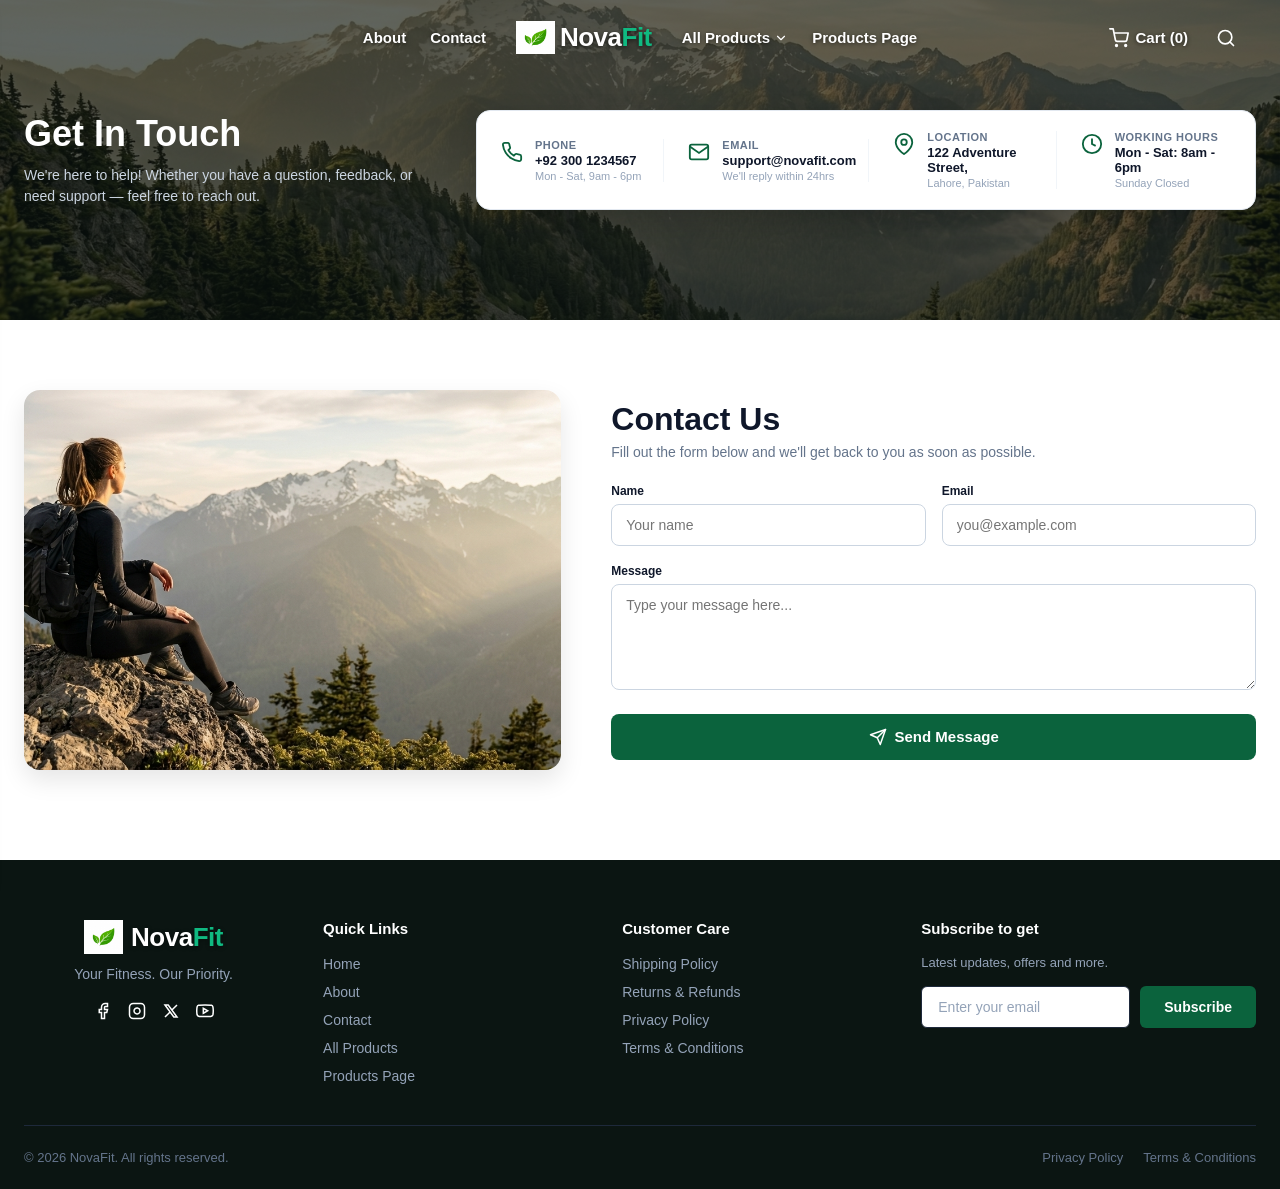
<file: contact.html>
<!DOCTYPE html>
<html lang="en">
<head>
  <meta charset="UTF-8">
  <meta name="viewport" content="width=device-width, initial-scale=1.0">
  <title>Contact Us - NovaFit Activewear</title>
  <link rel="stylesheet" href="style.css">
</head>
<body class="contact-page-body">

  <!-- ================= SECTION 1: NAVBAR (TRANSPARENT INITIAL STATE) ================= -->
  <header class="navbar" id="main-navbar">
    <div class="nav-container">
      
      <!-- Mobile Hamburger Button -->
      <button class="hamburger-btn" id="hamburger-open" aria-label="Open Menu">
        <svg xmlns="http://www.w3.org/2000/svg" width="24" height="24" viewBox="0 0 24 24" fill="none" stroke="currentColor" stroke-width="2" stroke-linecap="round" stroke-linejoin="round">
          <line x1="3" y1="12" x2="21" y2="12"></line>
          <line x1="3" y1="6" x2="21" y2="6"></line>
          <line x1="3" y1="18" x2="21" y2="18"></line>
        </svg>
      </button>

      <!-- CENTER NAV BLOCK -->
      <div class="nav-center-group">
        <nav class="nav-left desktop-only">
          <a href="about.html" class="nav-link">About</a>
          <a href="contact.html" class="nav-link">Contact</a>
        </nav>

        <a href="index.html" class="nav-logo">
          <img src="/images/logo.jpg" alt="NovaFit Leaf Logo" class="logo-icon">
          <span class="logo-text">Nova<span class="logo-highlight">Fit</span></span>
        </a>

        <div class="nav-right-links desktop-only">
          <div class="nav-dropdown-container">
            <a href="products.html" class="nav-link dropdown-trigger">
              All Products
              <svg class="dropdown-chevron" xmlns="http://www.w3.org/2000/svg" width="14" height="14" viewBox="0 0 24 24" fill="none" stroke="currentColor" stroke-width="2" stroke-linecap="round" stroke-linejoin="round">
                <polyline points="6 9 12 15 18 9"></polyline>
              </svg>
            </a>
            
            <div class="nav-dropdown-menu">
              <a href="products.html" class="dropdown-item">Men's Hoodie</a>
              <a href="products.html" class="dropdown-item">Women's Leggings</a>
              <a href="products.html" class="dropdown-item">Running Shoes</a>
              <a href="products.html" class="dropdown-item">Baseball Cap</a>
              <a href="products.html" class="dropdown-item">Gym Track Pant Men's</a>
              <a href="products.html" class="dropdown-item">Men's Sleeveless Gym Tank Top</a>
              <a href="products.html" class="dropdown-item">Gym Water Bottle</a>
              <a href="products.html" class="dropdown-item">Gym Bag</a>
            </div>
          </div>

          <a href="product-detail.html" class="nav-link">Products Page</a>
        </div>
      </div>

      <!-- FAR RIGHT ICONS -->
      <div class="nav-right-icons">
        <a href="#" class="nav-cart" id="cart-btn">
          <svg class="cart-icon" xmlns="http://www.w3.org/2000/svg" width="20" height="20" viewBox="0 0 24 24" fill="none" stroke="currentColor" stroke-width="2" stroke-linecap="round" stroke-linejoin="round">
            <circle cx="9" cy="21" r="1"></circle>
            <circle cx="20" cy="21" r="1"></circle>
            <path d="M1 1h4l2.68 13.39a2 2 0 0 0 2 1.61h9.72a2 2 0 0 0 2-1.61L23 6H6"></path>
          </svg>
          <span id="cart-count-text">Cart (0)</span>
        </a>

        <div class="inline-search-wrapper" id="search-wrapper">
          <input type="text" id="inline-search-input" placeholder="Search page..." autocomplete="off">
          <button type="button" class="search-btn" id="search-toggle-btn" aria-label="Search">
            <svg class="search-icon" xmlns="http://www.w3.org/2000/svg" width="20" height="20" viewBox="0 0 24 24" fill="none" stroke="currentColor" stroke-width="2" stroke-linecap="round" stroke-linejoin="round">
              <circle cx="11" cy="11" r="8"></circle>
              <line x1="21" y1="21" x2="16.65" y2="16.65"></line>
            </svg>
          </button>
          
          <div class="search-dropdown-results" id="search-dropdown"></div>
        </div>
      </div>

    </div>
  </header>

  <!-- MOBILE SIDEBAR -->
  <div class="mobile-overlay" id="mobile-overlay"></div>
  <aside class="mobile-sidebar" id="mobile-sidebar">
    <div class="sidebar-header">
      <a href="index.html" class="nav-logo">
        <img src="/images/logo.jpg" alt="NovaFit Leaf Logo" class="logo-icon">
        <span class="logo-text">Nova<span class="logo-highlight">Fit</span></span>
      </a>
      <button class="close-sidebar-btn" id="hamburger-close" aria-label="Close Menu">
        <svg xmlns="http://www.w3.org/2000/svg" width="24" height="24" viewBox="0 0 24 24" fill="none" stroke="currentColor" stroke-width="2" stroke-linecap="round" stroke-linejoin="round">
          <line x1="18" y1="6" x2="6" y2="18"></line>
          <line x1="6" y1="6" x2="18" y2="18"></line>
        </svg>
      </button>
    </div>

    <nav class="sidebar-links">
      <a href="index.html" class="sidebar-link">Home</a>
      <a href="about.html" class="sidebar-link">About</a>
      <a href="contact.html" class="sidebar-link">Contact</a>
      <a href="products.html" class="sidebar-link">All Products</a>
      <a href="product-detail.html" class="sidebar-link">Products Page</a>
    </nav>
  </aside>

  <!-- ================= SECTION 2: HERO BANNER & FLOATING INFO BOX ================= -->
  <section class="contact-hero-banner">
    <div class="contact-hero-bg">
      <img src="/images/hero1.jpg" alt="Contact Hero Banner">
    </div>

    <div class="contact-hero-container">
      
      <!-- Left Hero Text -->
      <div class="contact-hero-text">
        <h1>Get In Touch</h1>
        <p>We're here to help! Whether you have a question, feedback, or need support — feel free to reach out.</p>
      </div>

      <!-- Right Floating Info Card (4 Columns/Boxes) -->
      <div class="contact-info-card">
        
        <div class="info-box">
          <div class="info-icon">
            <svg xmlns="http://www.w3.org/2000/svg" width="22" height="22" viewBox="0 0 24 24" fill="none" stroke="currentColor" stroke-width="2"><path d="M22 16.92v3a2 2 0 0 1-2.18 2 19.79 19.79 0 0 1-8.63-3.07 19.5 19.5 0 0 1-6-6 19.79 19.79 0 0 1-3.07-8.67A2 2 0 0 1 4.11 2h3a2 2 0 0 1 2 1.72 12.84 12.84 0 0 0 .7 2.81 2 2 0 0 1-.45 2.11L8.09 9.91a16 16 0 0 0 6 6l1.27-1.27a2 2 0 0 1 2.11-.45 12.84 12.84 0 0 0 2.81.7A2 2 0 0 1 22 16.92z"></path></svg>
          </div>
          <div class="info-details">
            <span class="info-label">Phone</span>
            <span class="info-val">+92 300 1234567</span>
            <span class="info-sub">Mon - Sat, 9am - 6pm</span>
          </div>
        </div>

        <div class="info-box">
          <div class="info-icon">
            <svg xmlns="http://www.w3.org/2000/svg" width="22" height="22" viewBox="0 0 24 24" fill="none" stroke="currentColor" stroke-width="2"><path d="M4 4h16c1.1 0 2 .9 2 2v12c0 1.1-.9 2-2 2H4c-1.1 0-2-.9-2-2V6c0-1.1.9-2 2-2z"></path><polyline points="22,6 12,13 2,6"></polyline></svg>
          </div>
          <div class="info-details">
            <span class="info-label">Email</span>
            <span class="info-val">support@novafit.com</span>
            <span class="info-sub">We'll reply within 24hrs</span>
          </div>
        </div>

        <div class="info-box">
          <div class="info-icon">
            <svg xmlns="http://www.w3.org/2000/svg" width="22" height="22" viewBox="0 0 24 24" fill="none" stroke="currentColor" stroke-width="2"><path d="M21 10c0 7-9 13-9 13s-9-6-9-13a9 9 0 0 1 18 0z"></path><circle cx="12" cy="10" r="3"></circle></svg>
          </div>
          <div class="info-details">
            <span class="info-label">Location</span>
            <span class="info-val">122 Adventure Street,</span>
            <span class="info-sub">Lahore, Pakistan</span>
          </div>
        </div>

        <div class="info-box">
          <div class="info-icon">
            <svg xmlns="http://www.w3.org/2000/svg" width="22" height="22" viewBox="0 0 24 24" fill="none" stroke="currentColor" stroke-width="2"><circle cx="12" cy="12" r="10"></circle><polyline points="12 6 12 12 16 14"></polyline></svg>
          </div>
          <div class="info-details">
            <span class="info-label">Working Hours</span>
            <span class="info-val">Mon - Sat: 8am - 6pm</span>
            <span class="info-sub">Sunday Closed</span>
          </div>
        </div>

      </div>

    </div>
  </section>

  <!-- ================= SECTION 3: CONTACT FORM SECTION ================= -->
  <section class="contact-main-section reveal-on-scroll">
    <div class="contact-main-container">
      
      <!-- Left Side Image Card -->
      <div class="contact-image-wrapper">
        <img src="/images/hero.jpg" alt="NovaFit Adventure Backpack Gear">
        <div class="adventure-text-badge">
          <!-- <span>Adventure Awaits</span> -->
        </div>
      </div>

      <!-- Right Side Form -->
      <div class="contact-form-wrapper">
        <h2>Contact Us</h2>
        <p class="form-subtext">Fill out the form below and we'll get back to you as soon as possible.</p>

        <form class="contact-form" id="contact-main-form">
          
          <div class="form-row">
            <div class="input-group">
              <label for="contact-name">Name</label>
              <input type="text" id="contact-name" placeholder="Your name" required>
            </div>

            <div class="input-group">
              <label for="contact-email">Email</label>
              <input type="email" id="contact-email" placeholder="you@example.com" required>
            </div>
          </div>

          <div class="input-group full-width">
            <label for="contact-message">Message</label>
            <textarea id="contact-message" rows="5" placeholder="Type your message here..." required></textarea>
          </div>

          <button type="submit" class="contact-submit-btn">
            <svg xmlns="http://www.w3.org/2000/svg" width="18" height="18" viewBox="0 0 24 24" fill="none" stroke="currentColor" stroke-width="2" stroke-linecap="round" stroke-linejoin="round"><line x1="22" y1="2" x2="11" y2="13"></line><polygon points="22 2 15 22 11 13 2 9 22 2"></polygon></svg>
            <span>Send Message</span>
          </button>

        </form>
      </div>

    </div>
  </section>

  <!-- ================= CUSTOM THANK YOU POPUP MODAL ================= -->
  <div class="custom-modal-overlay" id="thanks-modal-overlay">
    <div class="custom-modal-card">
      <div class="modal-icon-circle">
        <svg xmlns="http://www.w3.org/2000/svg" width="32" height="32" viewBox="0 0 24 24" fill="none" stroke="currentColor" stroke-width="2.5" stroke-linecap="round" stroke-linejoin="round">
          <polyline points="20 6 9 17 4 12"></polyline>
        </svg>
      </div>
      <h3 class="modal-title">Thank You!</h3>
      <p class="modal-desc">Your message has been sent successfully. We will get back to you as soon as possible.</p>
      <button type="button" class="modal-close-btn" id="modal-ok-btn">OK</button>
    </div>
  </div>

  <!-- ================= SECTION 4: FOOTER ================= -->
  <footer class="site-footer reveal-on-scroll" id="footer">
    <div class="footer-container">
      <div class="footer-top">
        
        <div class="footer-col footer-brand">
          <a href="index.html" class="footer-logo">
            <img src="/images/logo.jpg" alt="NovaFit Leaf Logo" class="logo-icon">
            <span class="logo-text text-white">Nova<span class="logo-highlight">Fit</span></span>
          </a>
          <p class="brand-tagline">Your Fitness. Our Priority.</p>
          
          <div class="social-links">
            <a href="#" aria-label="Facebook"><svg xmlns="http://www.w3.org/2000/svg" width="18" height="18" viewBox="0 0 24 24" fill="none" stroke="currentColor" stroke-width="2"><path d="M18 2h-3a5 5 0 0 0-5 5v3H7v4h3v8h4v-8h3l1-4h-4V7a1 1 0 0 1 1-1h3z"></path></svg></a>
            <a href="#" aria-label="Instagram"><svg xmlns="http://www.w3.org/2000/svg" width="18" height="18" viewBox="0 0 24 24" fill="none" stroke="currentColor" stroke-width="2"><rect x="2" y="2" width="20" height="20" rx="5" ry="5"></rect><path d="M16 11.37A4 4 0 1 1 12.63 8 4 4 0 0 1 16 11.37z"></path><line x1="17.5" y1="6.5" x2="17.51" y2="6.5"></line></svg></a>
            <a href="#" aria-label="X"><svg xmlns="http://www.w3.org/2000/svg" width="18" height="18" viewBox="0 0 24 24" fill="none" stroke="currentColor" stroke-width="2"><path d="M4 4l11.733 16h4.267l-11.733 -16z"></path><path d="M4 20l6.768 -6.768m2.46 -2.46l6.772 -6.772"></path></svg></a>
            <a href="#" aria-label="YouTube"><svg xmlns="http://www.w3.org/2000/svg" width="18" height="18" viewBox="0 0 24 24" fill="none" stroke="currentColor" stroke-width="2"><path d="M22.54 6.42a2.78 2.78 0 0 0-1.94-2C18.88 4 12 4 12 4s-6.88 0-8.6.46a2.78 2.78 0 0 0-1.94 2A29 29 0 0 0 1 11.75a29 29 0 0 0 .46 5.33A2.78 2.78 0 0 0 3.4 19c1.72.46 8.6.46 8.6.46s6.88 0 8.6-.46a2.78 2.78 0 0 0 1.94-2 29 29 0 0 0 .46-5.25 29 29 0 0 0-.46-5.33z"></path><polygon points="9.75 15.02 15.5 11.75 9.75 8.48 9.75 15.02"></polygon></svg></a>
          </div>
        </div>

        <div class="footer-col">
          <h4 class="footer-heading">Quick Links</h4>
          <ul class="footer-links">
            <li><a href="index.html">Home</a></li>
            <li><a href="about.html">About</a></li>
            <li><a href="contact.html">Contact</a></li>
            <li><a href="products.html">All Products</a></li>
            <li><a href="products.html">Products Page</a></li>
          </ul>
        </div>

        <div class="footer-col">
          <h4 class="footer-heading">Customer Care</h4>
          <ul class="footer-links">
            <li><a href="#">Shipping Policy</a></li>
            <li><a href="#">Returns & Refunds</a></li>
            <li><a href="#">Privacy Policy</a></li>
            <li><a href="#">Terms & Conditions</a></li>
          </ul>
        </div>

        <div class="footer-col footer-subscribe">
          <h4 class="footer-heading">Subscribe to get</h4>
          <p class="subscribe-desc">Latest updates, offers and more.</p>
          <form class="subscribe-form" onsubmit="event.preventDefault();">
            <input type="email" placeholder="Enter your email" required>
            <button type="submit">Subscribe</button>
          </form>
        </div>

      </div>

      <div class="footer-divider"></div>

      <div class="footer-bottom">
        <p class="copyright-text">&copy; 2026 NovaFit. All rights reserved.</p>
        <div class="bottom-legal-links">
          <a href="#">Privacy Policy</a>
          <a href="#">Terms & Conditions</a>
        </div>
      </div>

    </div>
  </footer>

  <script src="script.js"></script>
</body>
</html>
</file>
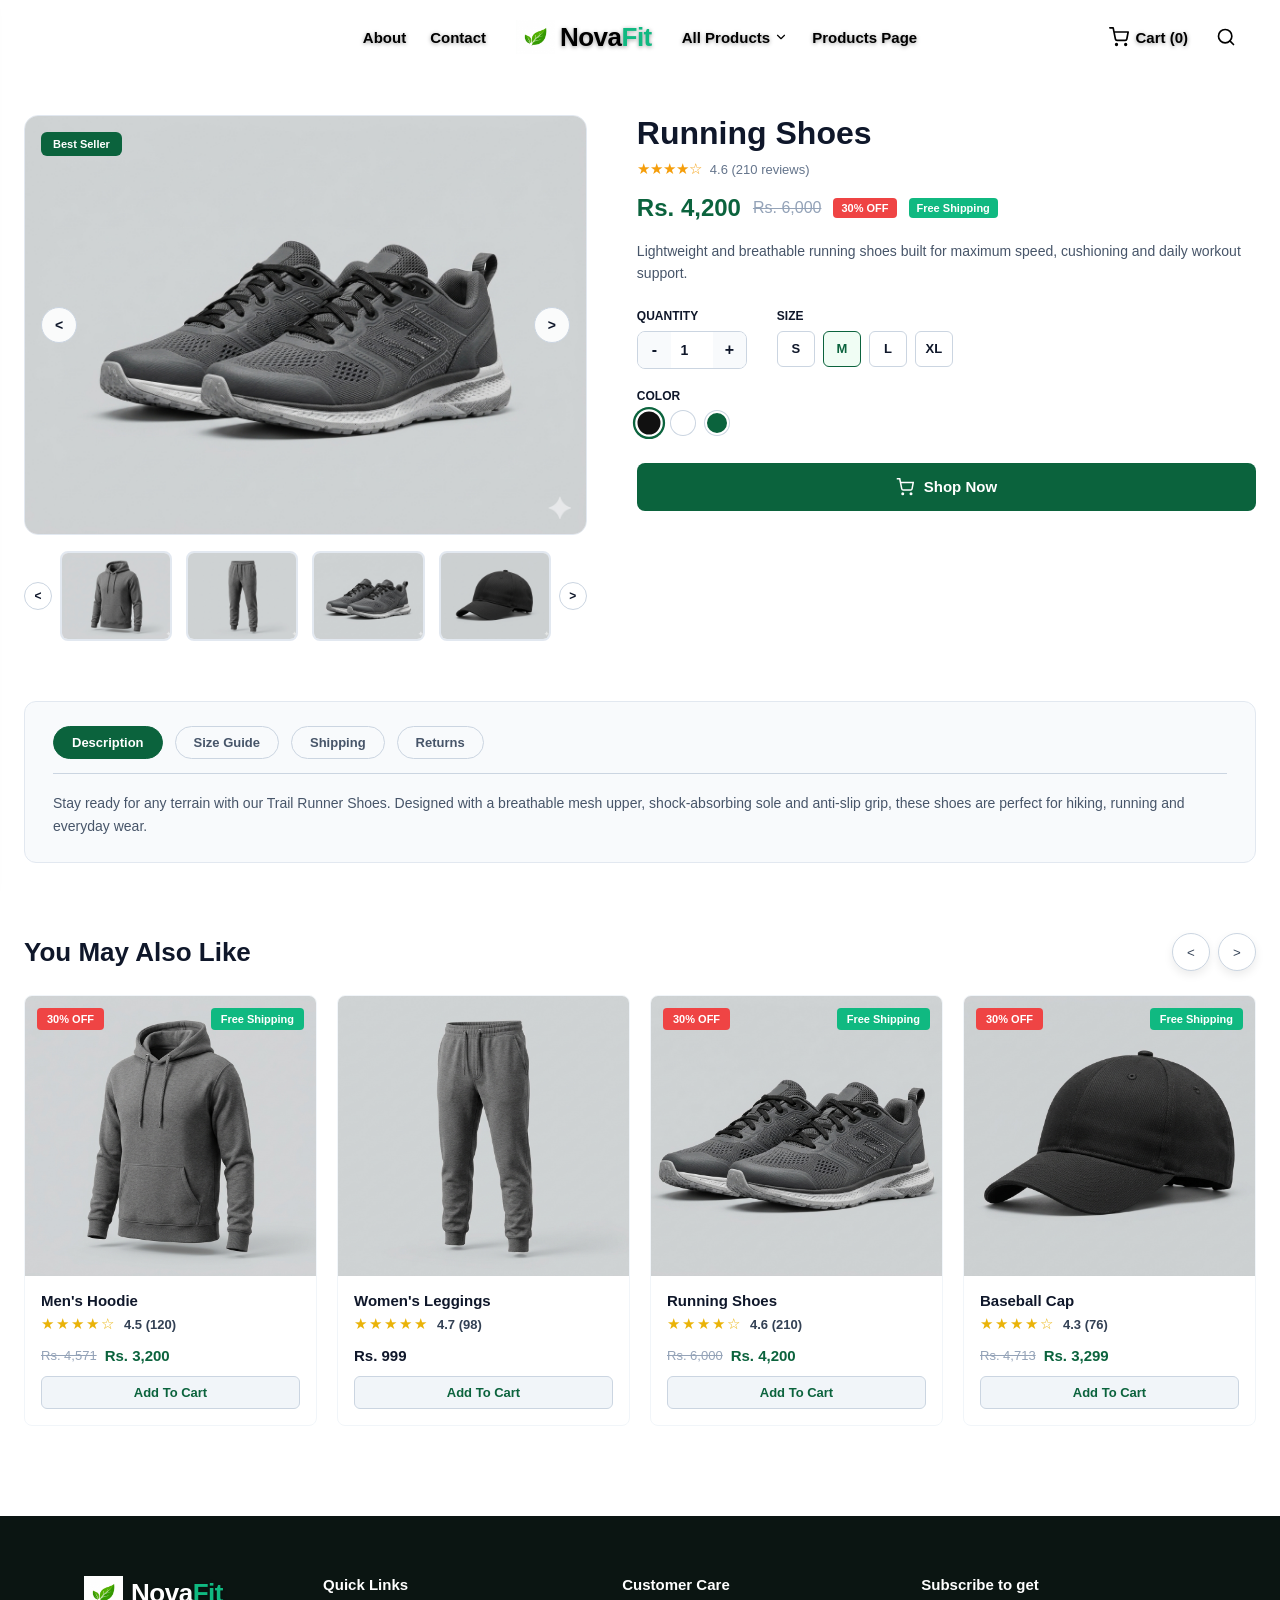
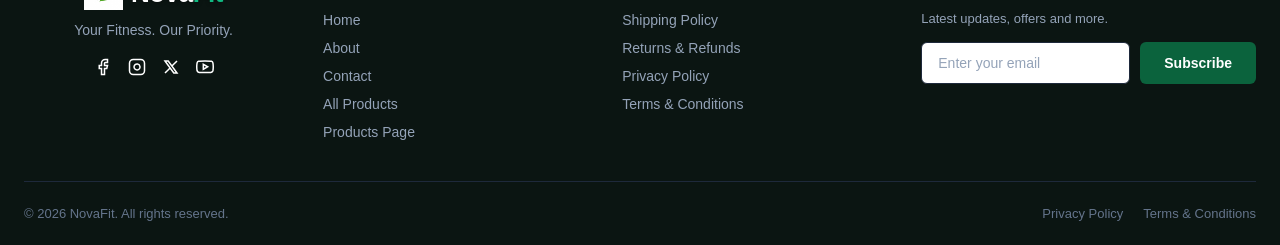
<file: product-detail.html>
<!DOCTYPE html>
<html lang="en">
<head>
  <meta charset="UTF-8">
  <meta name="viewport" content="width=device-width, initial-scale=1.0">
  <title>Product Details - NovaFit Activewear</title>
  <link rel="stylesheet" href="style.css">
</head>
<body class="product-detail-body">

  <!-- ================= SECTION 1: NAVBAR ================= -->
  <header class="navbar navbar-scrolled" id="main-navbar">
    <div class="nav-container">
      
      <!-- Mobile Hamburger Button -->
      <button class="hamburger-btn" id="hamburger-open" aria-label="Open Menu">
        <svg xmlns="http://www.w3.org/2000/svg" width="24" height="24" viewBox="0 0 24 24" fill="none" stroke="currentColor" stroke-width="2" stroke-linecap="round" stroke-linejoin="round">
          <line x1="3" y1="12" x2="21" y2="12"></line>
          <line x1="3" y1="6" x2="21" y2="6"></line>
          <line x1="3" y1="18" x2="21" y2="18"></line>
        </svg>
      </button>

      <!-- CENTER NAV BLOCK -->
      <div class="nav-center-group">
        <nav class="nav-left desktop-only">
          <a href="about.html" class="nav-link">About</a>
          <a href="contact.html" class="nav-link">Contact</a>
        </nav>

        <a href="index.html" class="nav-logo">
          <img src="/images/logo.jpg" alt="NovaFit Leaf Logo" class="logo-icon">
          <span class="logo-text">Nova<span class="logo-highlight">Fit</span></span>
        </a>

        <div class="nav-right-links desktop-only">
          <div class="nav-dropdown-container">
            <a href="products.html" class="nav-link dropdown-trigger">
              All Products
              <svg class="dropdown-chevron" xmlns="http://www.w3.org/2000/svg" width="14" height="14" viewBox="0 0 24 24" fill="none" stroke="currentColor" stroke-width="2" stroke-linecap="round" stroke-linejoin="round">
                <polyline points="6 9 12 15 18 9"></polyline>
              </svg>
            </a>
            
            <div class="nav-dropdown-menu">
              <a href="products.html#hoodie" class="dropdown-item">Men's Hoodie</a>
              <a href="products.html#leggings" class="dropdown-item">Women's Leggings</a>
              <a href="products.html#shoes" class="dropdown-item">Running Shoes</a>
              <a href="products.html#cap" class="dropdown-item">Baseball Cap</a>
              <a href="products.html#pants" class="dropdown-item">Gym Track Pant Men's</a>
              <a href="products.html#tank" class="dropdown-item">Men's Sleeveless Gym Tank Top</a>
              <a href="products.html#bottle" class="dropdown-item">Gym Water Bottle</a>
              <a href="products.html#bag" class="dropdown-item">Gym Bag</a>
            </div>
          </div>

          <a href="product-detail.html" class="nav-link">Products Page</a>
        </div>
      </div>

      <!-- FAR RIGHT ICONS -->
      <div class="nav-right-icons">
        <a href="#" class="nav-cart" id="cart-btn">
          <svg class="cart-icon" xmlns="http://www.w3.org/2000/svg" width="20" height="20" viewBox="0 0 24 24" fill="none" stroke="currentColor" stroke-width="2" stroke-linecap="round" stroke-linejoin="round">
            <circle cx="9" cy="21" r="1"></circle>
            <circle cx="20" cy="21" r="1"></circle>
            <path d="M1 1h4l2.68 13.39a2 2 0 0 0 2 1.61h9.72a2 2 0 0 0 2-1.61L23 6H6"></path>
          </svg>
          <span id="cart-count-text">Cart (0)</span>
        </a>

        <div class="inline-search-wrapper" id="search-wrapper">
          <input type="text" id="inline-search-input" placeholder="Search page..." autocomplete="off">
          <button type="button" class="search-btn" id="search-toggle-btn" aria-label="Search">
            <svg class="search-icon" xmlns="http://www.w3.org/2000/svg" width="20" height="20" viewBox="0 0 24 24" fill="none" stroke="currentColor" stroke-width="2" stroke-linecap="round" stroke-linejoin="round">
              <circle cx="11" cy="11" r="8"></circle>
              <line x1="21" y1="21" x2="16.65" y2="16.65"></line>
            </svg>
          </button>
          
          <div class="search-dropdown-results" id="search-dropdown"></div>
        </div>
      </div>

    </div>
  </header>

  <!-- MOBILE SIDEBAR -->
  <div class="mobile-overlay" id="mobile-overlay"></div>
  <aside class="mobile-sidebar" id="mobile-sidebar">
    <div class="sidebar-header">
      <a href="index.html" class="nav-logo">
        <img src="/images/logo.jpg" alt="NovaFit Leaf Logo" class="logo-icon">
        <span class="logo-text">Nova<span class="logo-highlight">Fit</span></span>
      </a>
      <button class="close-sidebar-btn" id="hamburger-close" aria-label="Close Menu">
        <svg xmlns="http://www.w3.org/2000/svg" width="24" height="24" viewBox="0 0 24 24" fill="none" stroke="currentColor" stroke-width="2" stroke-linecap="round" stroke-linejoin="round">
          <line x1="18" y1="6" x2="6" y2="18"></line>
          <line x1="6" y1="6" x2="18" y2="18"></line>
        </svg>
      </button>
    </div>

    <nav class="sidebar-links">
      <a href="index.html" class="sidebar-link">Home</a>
      <a href="about.html" class="sidebar-link">About</a>
      <a href="contact.html" class="sidebar-link">Contact</a>
      <a href="products.html" class="sidebar-link">All Products</a>
      <a href="product-detail.html" class="sidebar-link">Products Page</a>
    </nav>
  </aside>

  <!-- ================= SECTION 2: MAIN PRODUCT DISPLAY ================= -->
  <section class="pdetail-hero-section">
    <div class="pdetail-container">

      <!-- Left Column: Gallery & Thumbnails Carousel -->
      <div class="pdetail-gallery-wrapper">
        
        <div class="pdetail-main-img-box">
          <span class="pdetail-badge">Best Seller</span>
          <img src="/images/pro3.jpg" id="detail-main-img" alt="Trail Runner Shoes">
          
          <button type="button" class="pdetail-arrow arrow-left" id="gallery-prev-btn">&lt;</button>
          <button type="button" class="pdetail-arrow arrow-right" id="gallery-next-btn">&gt;</button>
        </div>

        <!-- Independent Thumbnail Navigation Wrapper -->
        <div class="pdetail-thumb-carousel-wrapper">
          <button type="button" class="thumb-nav-btn thumb-nav-prev" id="thumb-prev-btn" aria-label="Previous thumbnails">&lt;</button>
          <div class="pdetail-thumbnails-row" id="detail-thumbnails-row" aria-label="Product image carousel">
            <!-- JavaScript renders thumbnails dynamically with independent browsing -->
          </div>
          <button type="button" class="thumb-nav-btn thumb-nav-next" id="thumb-next-btn" aria-label="Next thumbnails">&gt;</button>
        </div>

      </div>

      <!-- Right Column: Specs & Actions -->
      <div class="pdetail-info-wrapper">
        
        <h1 class="pdetail-title">Trail Runner Shoes</h1>
        
        <div class="pdetail-rating-row">
          <span class="pdetail-stars">★★★★☆</span>
          <span class="pdetail-reviews">4.6 (120 reviews)</span>
        </div>

        <div class="pdetail-price-row">
          <span class="pdetail-current-price">Rs. 4,200</span>
          <span class="pdetail-old-price">Rs. 6,000</span>
          <span class="pdetail-discount-badge" id="pdetail-discount-badge" style="display: none;">30% OFF</span>
          <span class="pdetail-shipping-badge" id="pdetail-shipping-badge" style="display: none;">Free Shipping</span>
        </div>

        <p class="pdetail-short-desc">
          Built for tough trails and everyday adventures. These trail runner shoes offer superior grip, comfort and durability for all terrains.
        </p>

        <!-- Options: Quantity & Size Row -->
        <div class="pdetail-options-row">
          
          <div class="pdetail-option-box">
            <label class="pdetail-label">Quantity</label>
            <div class="quantity-counter-wrapper">
              <button type="button" class="qty-btn" id="qty-minus">-</button>
              <input type="number" id="qty-input" value="1" min="1" readonly>
              <button type="button" class="qty-btn" id="qty-plus">+</button>
            </div>
          </div>

          <div class="pdetail-option-box">
            <label class="pdetail-label">Size</label>
            <div class="pdetail-sizes-list">
              <button type="button" class="pd-size-btn">S</button>
              <button type="button" class="pd-size-btn active-pd-size">M</button>
              <button type="button" class="pd-size-btn">L</button>
              <button type="button" class="pd-size-btn">XL</button>
            </div>
          </div>

        </div>

        <!-- Options: Color Swatches -->
        <div class="pdetail-option-box color-margin-bottom">
          <label class="pdetail-label">Color</label>
          <div class="pdetail-colors-list">
            <span class="pd-color-swatch active-pd-swatch" style="background-color: #111111;"></span>
            <span class="pd-color-swatch" style="background-color: #64748b;"></span>
            <span class="pd-color-swatch" style="background-color: #0b633d;"></span>
          </div>
        </div>

        <button type="button" class="pdetail-shop-btn add-to-cart-trigger">
          <svg xmlns="http://www.w3.org/2000/svg" width="18" height="18" viewBox="0 0 24 24" fill="none" stroke="currentColor" stroke-width="2"><circle cx="9" cy="21" r="1"></circle><circle cx="20" cy="21" r="1"></circle><path d="M1 1h4l2.68 13.39a2 2 0 0 0 2 1.61h9.72a2 2 0 0 0 2-1.61L23 6H6"></path></svg>
          <span>Shop Now</span>
        </button>

      </div>

    </div>
  </section>

  <!-- ================= SECTION 3: INTERACTIVE TABS ================= -->
  <section class="pdetail-tabs-section reveal-on-scroll">
    <div class="tabs-container">
      
      <div class="tabs-header-nav">
        <button type="button" class="tab-btn active-tab" data-tab="desc-tab">Description</button>
        <button type="button" class="tab-btn" data-tab="size-tab">Size Guide</button>
        <button type="button" class="tab-btn" data-tab="ship-tab">Shipping</button>
        <button type="button" class="tab-btn" data-tab="return-tab">Returns</button>
      </div>

      <div class="tab-content-panel active-panel" id="desc-tab">
        <p>Stay ready for any terrain with our Trail Runner Shoes. Designed with a breathable mesh upper, shock-absorbing sole and anti-slip grip, these shoes are perfect for hiking, running and everyday wear.</p>
      </div>

      <div class="tab-content-panel" id="size-tab">
        <p>Our footwear follows standard international athletic sizing. If you wear an intermediate size, we recommend choosing one size up for optimum toe comfort during trail runs.</p>
      </div>

      <div class="tab-content-panel" id="ship-tab">
        <p>All orders are dispatched within 24 hours. Enjoy nationwide express delivery within 2 to 4 business days. Free shipping on orders over Rs. 3,000.</p>
      </div>

      <div class="tab-content-panel" id="return-tab">
        <p>Hassle-free 14-day exchange and return policy. Item must be unworn, in original packaging with intact tags for full refunds or instant size exchanges.</p>
      </div>

    </div>
  </section>

  <!-- ================= SECTION 4: YOU MAY ALSO LIKE CAROUSEL ================= -->
  <section class="you-may-like-section reveal-on-scroll">
    <div class="you-like-container">
      
      <div class="section-header-flex">
        <h2>You May Also Like</h2>
        <div class="carousel-arrows-group">
          <button type="button" class="arrow-btn" id="you-prev-btn">&lt;</button>
          <button type="button" class="arrow-btn" id="you-next-btn">&gt;</button>
        </div>
      </div>

      <div class="you-like-cards-wrapper" id="you-like-grid">
        <!-- Dynamically rendered via script.js -->
      </div>

    </div>
  </section>

  <!-- ================= SECTION 5: FOOTER ================= -->
  <footer class="site-footer reveal-on-scroll" id="footer">
    <div class="footer-container">
      <div class="footer-top">
        
        <div class="footer-col footer-brand">
          <a href="index.html" class="footer-logo">
            <img src="/images/logo.jpg" alt="NovaFit Leaf Logo" class="logo-icon">
            <span class="logo-text text-white">Nova<span class="logo-highlight">Fit</span></span>
          </a>
          <p class="brand-tagline">Your Fitness. Our Priority.</p>
          
          <div class="social-links">
            <a href="#" aria-label="Facebook"><svg xmlns="http://www.w3.org/2000/svg" width="18" height="18" viewBox="0 0 24 24" fill="none" stroke="currentColor" stroke-width="2"><path d="M18 2h-3a5 5 0 0 0-5 5v3H7v4h3v8h4v-8h3l1-4h-4V7a1 1 0 0 1 1-1h3z"></path></svg></a>
            <a href="#" aria-label="Instagram"><svg xmlns="http://www.w3.org/2000/svg" width="18" height="18" viewBox="0 0 24 24" fill="none" stroke="currentColor" stroke-width="2"><rect x="2" y="2" width="20" height="20" rx="5" ry="5"></rect><path d="M16 11.37A4 4 0 1 1 12.63 8 4 4 0 0 1 16 11.37z"></path><line x1="17.5" y1="6.5" x2="17.51" y2="6.5"></line></svg></a>
            <a href="#" aria-label="X"><svg xmlns="http://www.w3.org/2000/svg" width="18" height="18" viewBox="0 0 24 24" fill="none" stroke="currentColor" stroke-width="2"><path d="M4 4l11.733 16h4.267l-11.733 -16z"></path><path d="M4 20l6.768 -6.768m2.46 -2.46l6.772 -6.772"></path></svg></a>
            <a href="#" aria-label="YouTube"><svg xmlns="http://www.w3.org/2000/svg" width="18" height="18" viewBox="0 0 24 24" fill="none" stroke="currentColor" stroke-width="2"><path d="M22.54 6.42a2.78 2.78 0 0 0-1.94-2C18.88 4 12 4 12 4s-6.88 0-8.6.46a2.78 2.78 0 0 0-1.94 2A29 29 0 0 0 1 11.75a29 29 0 0 0 .46 5.33A2.78 2.78 0 0 0 3.4 19c1.72.46 8.6.46 8.6.46s6.88 0 8.6-.46a2.78 2.78 0 0 0 1.94-2 29 29 0 0 0 .46-5.25 29 29 0 0 0-.46-5.33z"></path><polygon points="9.75 15.02 15.5 11.75 9.75 8.48 9.75 15.02"></polygon></svg></a>
          </div>
        </div>

        <div class="footer-col">
          <h4 class="footer-heading">Quick Links</h4>
          <ul class="footer-links">
            <li><a href="index.html">Home</a></li>
            <li><a href="about.html">About</a></li>
            <li><a href="contact.html">Contact</a></li>
            <li><a href="products.html">All Products</a></li>
            <li><a href="products.html">Products Page</a></li>
          </ul>
        </div>

        <div class="footer-col">
          <h4 class="footer-heading">Customer Care</h4>
          <ul class="footer-links">
            <li><a href="#">Shipping Policy</a></li>
            <li><a href="#">Returns & Refunds</a></li>
            <li><a href="#">Privacy Policy</a></li>
            <li><a href="#">Terms & Conditions</a></li>
          </ul>
        </div>

        <div class="footer-col footer-subscribe">
          <h4 class="footer-heading">Subscribe to get</h4>
          <p class="subscribe-desc">Latest updates, offers and more.</p>
          <form class="subscribe-form" onsubmit="event.preventDefault();">
            <input type="email" placeholder="Enter your email" required>
            <button type="submit">Subscribe</button>
          </form>
        </div>

      </div>

      <div class="footer-divider"></div>

      <div class="footer-bottom">
        <p class="copyright-text">&copy; 2026 NovaFit. All rights reserved.</p>
        <div class="bottom-legal-links">
          <a href="#">Privacy Policy</a>
          <a href="#">Terms & Conditions</a>
        </div>
      </div>

    </div>
  </footer>

  <script src="script.js"></script>
</body>
</html>
</file>
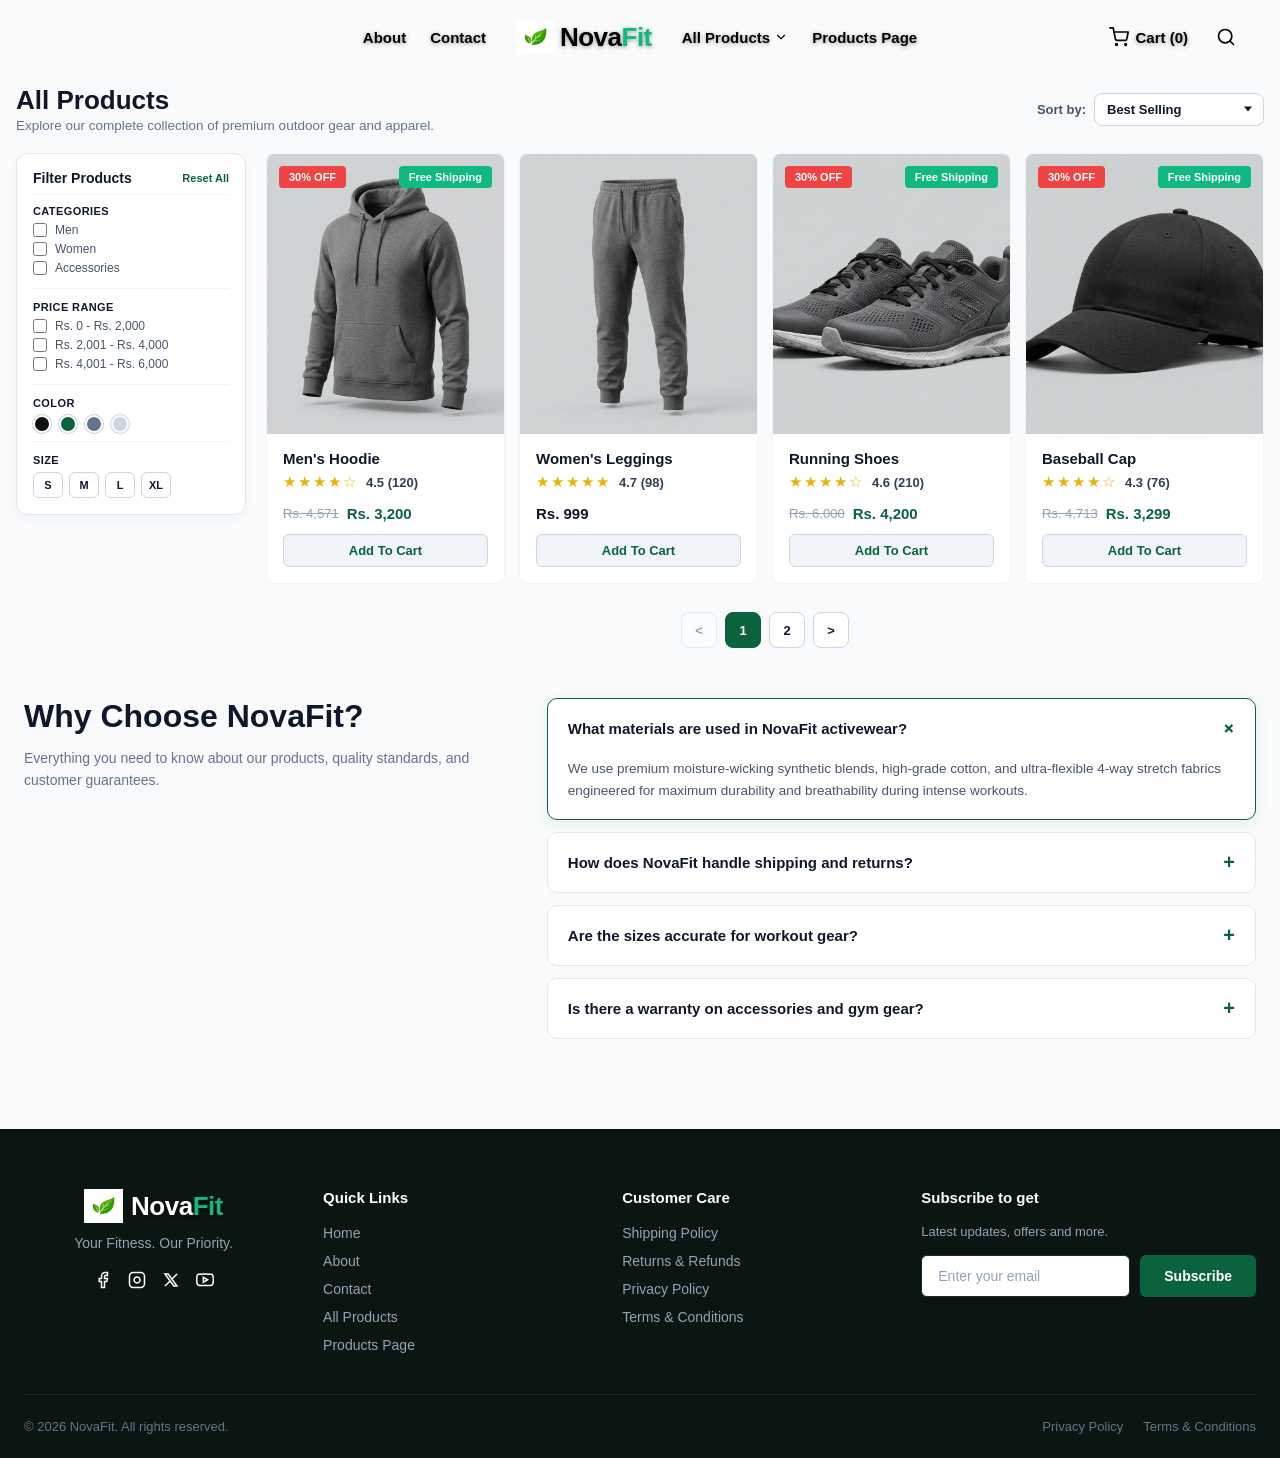
<file: products.html>
<!DOCTYPE html>
<html lang="en">
<head>
  <meta charset="UTF-8">
  <meta name="viewport" content="width=device-width, initial-scale=1.0">
  <title>All Products - NovaFit Activewear</title>
  <link rel="stylesheet" href="style.css">
</head>
<body class="products-page-body">

  <!-- ================= SECTION 1: NAVBAR ================= -->
  <header class="navbar" id="main-navbar">
    <div class="nav-container">
      
      <!-- Mobile Hamburger Button -->
      <button class="hamburger-btn" id="hamburger-open" aria-label="Open Menu">
        <svg xmlns="http://www.w3.org/2000/svg" width="24" height="24" viewBox="0 0 24 24" fill="none" stroke="currentColor" stroke-width="2" stroke-linecap="round" stroke-linejoin="round">
          <line x1="3" y1="12" x2="21" y2="12"></line>
          <line x1="3" y1="6" x2="21" y2="6"></line>
          <line x1="3" y1="18" x2="21" y2="18"></line>
        </svg>
      </button>

      <!-- CENTER NAV BLOCK -->
      <div class="nav-center-group">
        <nav class="nav-left desktop-only">
          <a href="about.html" class="nav-link">About</a>
          <a href="contact.html" class="nav-link">Contact</a>
        </nav>

        <a href="index.html" class="nav-logo">
          <img src="/images/logo.jpg" alt="NovaFit Leaf Logo" class="logo-icon">
          <span class="logo-text">Nova<span class="logo-highlight">Fit</span></span>
        </a>

        <div class="nav-right-links desktop-only">
          <div class="nav-dropdown-container">
            <a href="products.html" class="nav-link dropdown-trigger">
              All Products
              <svg class="dropdown-chevron" xmlns="http://www.w3.org/2000/svg" width="14" height="14" viewBox="0 0 24 24" fill="none" stroke="currentColor" stroke-width="2" stroke-linecap="round" stroke-linejoin="round">
                <polyline points="6 9 12 15 18 9"></polyline>
              </svg>
            </a>
            
            <div class="nav-dropdown-menu">
              <a href="products.html#hoodie" class="dropdown-item">Men's Hoodie</a>
              <a href="products.html#leggings" class="dropdown-item">Women's Leggings</a>
              <a href="products.html#shoes" class="dropdown-item">Running Shoes</a>
              <a href="products.html#cap" class="dropdown-item">Baseball Cap</a>
              <a href="products.html#pants" class="dropdown-item">Gym Track Pant Men's</a>
              <a href="products.html#tank" class="dropdown-item">Men's Sleeveless Gym Tank Top</a>
              <a href="products.html#bottle" class="dropdown-item">Gym Water Bottle</a>
              <a href="products.html#bag" class="dropdown-item">Gym Bag</a>
            </div>
          </div>

          <a href="product-detail.html" class="nav-link">Products Page</a>
        </div>
      </div>

      <!-- FAR RIGHT ICONS -->
      <div class="nav-right-icons">
        <a href="#" class="nav-cart" id="cart-btn">
          <svg class="cart-icon" xmlns="http://www.w3.org/2000/svg" width="20" height="20" viewBox="0 0 24 24" fill="none" stroke="currentColor" stroke-width="2" stroke-linecap="round" stroke-linejoin="round">
            <circle cx="9" cy="21" r="1"></circle>
            <circle cx="20" cy="21" r="1"></circle>
            <path d="M1 1h4l2.68 13.39a2 2 0 0 0 2 1.61h9.72a2 2 0 0 0 2-1.61L23 6H6"></path>
          </svg>
          <span id="cart-count-text">Cart (0)</span>
        </a>

        <div class="inline-search-wrapper" id="search-wrapper">
          <input type="text" id="inline-search-input" placeholder="Search page..." autocomplete="off">
          <button type="button" class="search-btn" id="search-toggle-btn" aria-label="Search">
            <svg class="search-icon" xmlns="http://www.w3.org/2000/svg" width="20" height="20" viewBox="0 0 24 24" fill="none" stroke="currentColor" stroke-width="2" stroke-linecap="round" stroke-linejoin="round">
              <circle cx="11" cy="11" r="8"></circle>
              <line x1="21" y1="21" x2="16.65" y2="16.65"></line>
            </svg>
          </button>
          
          <div class="search-dropdown-results" id="search-dropdown"></div>
        </div>
      </div>

    </div>
  </header>

  <!-- MOBILE SIDEBAR -->
  <div class="mobile-overlay" id="mobile-overlay"></div>
  <aside class="mobile-sidebar" id="mobile-sidebar">
    <div class="sidebar-header">
      <a href="index.html" class="nav-logo">
        <img src="/images/logo.jpg" alt="NovaFit Leaf Logo" class="logo-icon">
        <span class="logo-text">Nova<span class="logo-highlight">Fit</span></span>
      </a>
      <button class="close-sidebar-btn" id="hamburger-close" aria-label="Close Menu">
        <svg xmlns="http://www.w3.org/2000/svg" width="24" height="24" viewBox="0 0 24 24" fill="none" stroke="currentColor" stroke-width="2" stroke-linecap="round" stroke-linejoin="round">
          <line x1="18" y1="6" x2="6" y2="18"></line>
          <line x1="6" y1="6" x2="18" y2="18"></line>
        </svg>
      </button>
    </div>

    <nav class="sidebar-links">
      <a href="index.html" class="sidebar-link">Home</a>
      <a href="about.html" class="sidebar-link">About</a>
      <a href="contact.html" class="sidebar-link">Contact</a>
      <a href="products.html" class="sidebar-link">All Products</a>
      <a href="product-detail.html" class="sidebar-link">Products Page</a>
    </nav>
  </aside>

  <!-- ================= SECTION 2: MAIN PRODUCTS PAGE LAYOUT ================= -->
  <section class="products-shop-section">
    
    <!-- Top Header Title & Sort Bar -->
    <div class="products-page-top-header">
      <div>
        <h2>All Products</h2>
        <p class="list-subtitle">Explore our complete collection of premium outdoor gear and apparel.</p>
      </div>

      <div class="sort-by-wrapper">
        <label for="sort-select">Sort by:</label>
        <div class="custom-select-box">
          <select id="sort-select" class="sort-select-input">
            <option value="featured">Best Selling</option>
            <option value="low-high">Price: Low to High</option>
            <option value="high-low">Price: High to Low</option>
          </select>
        </div>
      </div>
    </div>

    <!-- Main Container: Filter Box aligned with Product Cards Image Top Level -->
    <div class="shop-container">

      <!-- LEFT SIDEBAR FILTERS -->
      <aside class="filter-sidebar">
        <div class="filter-header">
          <h3>Filter Products</h3>
          <button type="button" id="reset-filters-btn" class="reset-btn">Reset All</button>
        </div>

        <!-- Category Group -->
        <div class="filter-group">
          <h4 class="filter-title">Categories</h4>
          <label class="filter-checkbox">
            <input type="checkbox" value="men" class="filter-cat-check">
            <span>Men</span>
          </label>
          <label class="filter-checkbox">
            <input type="checkbox" value="women" class="filter-cat-check">
            <span>Women</span>
          </label>
          <label class="filter-checkbox">
            <input type="checkbox" value="accessories" class="filter-cat-check">
            <span>Accessories</span>
          </label>
        </div>

        <!-- Price Range Group -->
        <div class="filter-group">
          <h4 class="filter-title">Price Range</h4>
          <label class="filter-checkbox">
            <input type="checkbox" value="0-2000" class="filter-price-check">
            <span>Rs. 0 - Rs. 2,000</span>
          </label>
          <label class="filter-checkbox">
            <input type="checkbox" value="2001-4000" class="filter-price-check">
            <span>Rs. 2,001 - Rs. 4,000</span>
          </label>
          <label class="filter-checkbox">
            <input type="checkbox" value="4001-6000" class="filter-price-check">
            <span>Rs. 4,001 - Rs. 6,000</span>
          </label>
        </div>

        <!-- Color Swatches Group -->
        <div class="filter-group">
          <h4 class="filter-title">Color</h4>
          <div class="filter-colors-grid">
            <span class="shop-color-swatch" data-color="#111111" style="background-color: #111111;"></span>
            <span class="shop-color-swatch" data-color="#0b633d" style="background-color: #0b633d;"></span>
            <span class="shop-color-swatch" data-color="#64748b" style="background-color: #64748b;"></span>
            <span class="shop-color-swatch" data-color="#cbd5e1" style="background-color: #cbd5e1;"></span>
          </div>
        </div>

        <!-- Size Buttons Group -->
        <div class="filter-group">
          <h4 class="filter-title">Size</h4>
          <div class="filter-sizes-grid">
            <button type="button" class="shop-size-btn" data-size="S">S</button>
            <button type="button" class="shop-size-btn" data-size="M">M</button>
            <button type="button" class="shop-size-btn" data-size="L">L</button>
            <button type="button" class="shop-size-btn" data-size="XL">XL</button>
          </div>
        </div>

      </aside>

      <!-- RIGHT PRODUCT LIST CONTAINER -->
      <main class="products-list-main">
        <!-- Dynamic Product Grid -->
        <div class="shop-products-grid" id="all-products-grid">
          <!-- Dynamically populated via script.js -->
        </div>

        <!-- Pagination Controls -->
        <div class="pagination-wrapper">
          <button type="button" class="page-arrow-btn disabled" id="page-prev-btn">&lt;</button>
          <button type="button" class="page-num-btn active-page" data-page="1">1</button>
          <button type="button" class="page-num-btn" data-page="2">2</button>
          <button type="button" class="page-arrow-btn" id="page-next-btn">&gt;</button>
        </div>

      </main>

    </div>
  </section>

  <!-- ================= SECTION 3: FAQ SECTION ================= -->
  <section class="about-faq-section reveal-on-scroll">
    <div class="faq-container">
      <div class="faq-left">
        <h2 class="faq-main-title">Why Choose NovaFit?</h2>
        <p class="faq-subtitle">Everything you need to know about our products, quality standards, and customer guarantees.</p>
      </div>

      <div class="faq-right">
        
        <div class="faq-accordion-item active-faq">
          <button class="faq-question-btn">
            <span>What materials are used in NovaFit activewear?</span>
            <span class="faq-icon">+</span>
          </button>
          <div class="faq-answer-content">
            <p>We use premium moisture-wicking synthetic blends, high-grade cotton, and ultra-flexible 4-way stretch fabrics engineered for maximum durability and breathability during intense workouts.</p>
          </div>
        </div>

        <div class="faq-accordion-item">
          <button class="faq-question-btn">
            <span>How does NovaFit handle shipping and returns?</span>
            <span class="faq-icon">+</span>
          </button>
          <div class="faq-answer-content">
            <p>We offer nationwide fast delivery within 2-4 business days. Returns and hassle-free exchanges are valid up to 14 days after purchase.</p>
          </div>
        </div>

        <div class="faq-accordion-item">
          <button class="faq-question-btn">
            <span>Are the sizes accurate for workout gear?</span>
            <span class="faq-icon">+</span>
          </button>
          <div class="faq-answer-content">
            <p>Yes, all our items follow standard international activewear sizing. You can refer to our size guide on each product page for exact measurements.</p>
          </div>
        </div>

        <div class="faq-accordion-item">
          <button class="faq-question-btn">
            <span>Is there a warranty on accessories and gym gear?</span>
            <span class="faq-icon">+</span>
          </button>
          <div class="faq-answer-content">
            <p>Yes! All physical gear like water bottles and gym bags come with a 6-month replacement warranty against manufacturing defects.</p>
          </div>
        </div>

      </div>
    </div>
  </section>

  <!-- ================= SECTION 4: FOOTER ================= -->
  <footer class="site-footer reveal-on-scroll" id="footer">
    <div class="footer-container">
      <div class="footer-top">
        
        <div class="footer-col footer-brand">
          <a href="index.html" class="footer-logo">
            <img src="/images/logo.jpg" alt="NovaFit Leaf Logo" class="logo-icon">
            <span class="logo-text text-white">Nova<span class="logo-highlight">Fit</span></span>
          </a>
          <p class="brand-tagline">Your Fitness. Our Priority.</p>
          
          <div class="social-links">
            <a href="#" aria-label="Facebook"><svg xmlns="http://www.w3.org/2000/svg" width="18" height="18" viewBox="0 0 24 24" fill="none" stroke="currentColor" stroke-width="2"><path d="M18 2h-3a5 5 0 0 0-5 5v3H7v4h3v8h4v-8h3l1-4h-4V7a1 1 0 0 1 1-1h3z"></path></svg></a>
            <a href="#" aria-label="Instagram"><svg xmlns="http://www.w3.org/2000/svg" width="18" height="18" viewBox="0 0 24 24" fill="none" stroke="currentColor" stroke-width="2"><rect x="2" y="2" width="20" height="20" rx="5" ry="5"></rect><path d="M16 11.37A4 4 0 1 1 12.63 8 4 4 0 0 1 16 11.37z"></path><line x1="17.5" y1="6.5" x2="17.51" y2="6.5"></line></svg></a>
            <a href="#" aria-label="X"><svg xmlns="http://www.w3.org/2000/svg" width="18" height="18" viewBox="0 0 24 24" fill="none" stroke="currentColor" stroke-width="2"><path d="M4 4l11.733 16h4.267l-11.733 -16z"></path><path d="M4 20l6.768 -6.768m2.46 -2.46l6.772 -6.772"></path></svg></a>
            <a href="#" aria-label="YouTube"><svg xmlns="http://www.w3.org/2000/svg" width="18" height="18" viewBox="0 0 24 24" fill="none" stroke="currentColor" stroke-width="2"><path d="M22.54 6.42a2.78 2.78 0 0 0-1.94-2C18.88 4 12 4 12 4s-6.88 0-8.6.46a2.78 2.78 0 0 0-1.94 2A29 29 0 0 0 1 11.75a29 29 0 0 0 .46 5.33A2.78 2.78 0 0 0 3.4 19c1.72.46 8.6.46 8.6.46s6.88 0 8.6-.46a2.78 2.78 0 0 0 1.94-2 29 29 0 0 0 .46-5.25 29 29 0 0 0-.46-5.33z"></path><polygon points="9.75 15.02 15.5 11.75 9.75 8.48 9.75 15.02"></polygon></svg></a>
          </div>
        </div>

        <div class="footer-col">
          <h4 class="footer-heading">Quick Links</h4>
          <ul class="footer-links">
            <li><a href="index.html">Home</a></li>
            <li><a href="about.html">About</a></li>
            <li><a href="contact.html">Contact</a></li>
            <li><a href="products.html">All Products</a></li>
            <li><a href="products.html">Products Page</a></li>
          </ul>
        </div>

        <div class="footer-col">
          <h4 class="footer-heading">Customer Care</h4>
          <ul class="footer-links">
            <li><a href="#">Shipping Policy</a></li>
            <li><a href="#">Returns & Refunds</a></li>
            <li><a href="#">Privacy Policy</a></li>
            <li><a href="#">Terms & Conditions</a></li>
          </ul>
        </div>

        <div class="footer-col footer-subscribe">
          <h4 class="footer-heading">Subscribe to get</h4>
          <p class="subscribe-desc">Latest updates, offers and more.</p>
          <form class="subscribe-form" onsubmit="event.preventDefault();">
            <input type="email" placeholder="Enter your email" required>
            <button type="submit">Subscribe</button>
          </form>
        </div>

      </div>

      <div class="footer-divider"></div>

      <div class="footer-bottom">
        <p class="copyright-text">&copy; 2026 NovaFit. All rights reserved.</p>
        <div class="bottom-legal-links">
          <a href="#">Privacy Policy</a>
          <a href="#">Terms & Conditions</a>
        </div>
      </div>

    </div>
  </footer>

  <script src="script.js"></script>
</body>
</html>
</file>
<file: style.css>
/* ================= GLOBAL RESETS & NATURAL SINGLE SCROLLBAR ================= */
* {
  margin: 0;
  padding: 0;
  box-sizing: border-box;
  font-family: -apple-system, BlinkMacSystemFont, "Segoe UI", Roboto, Helvetica, Arial, sans-serif;
}

html {
  scroll-behavior: smooth;
  width: 100%;
  overflow-x: clip;
}

body {
  background-color: #ffffff;
  color: #111111;
  width: 100%;
  min-height: 100vh;
  position: relative;
  overflow-x: clip;
}

/* ================= STAGGERED SMOOTH FADE-UP ON SCROLL ================= */
.reveal-on-scroll {
  opacity: 0;
  transform: translate3d(0, 20px, 0);
  transition: opacity 0.4s ease-out, transform 0.4s ease-out;
  will-change: opacity, transform;
}

.reveal-on-scroll.active-scroll {
  opacity: 1;
  transform: translate3d(0, 0, 0);
}

/* ================= SECTION 1: HEADER & CENTER-LOGO LAYOUT ================= */
.navbar {
  width: 100%;
  height: 75px;
  position: fixed;
  top: 0;
  left: 0;
  z-index: 1000;
  background-color: transparent;
  border-bottom: 1px solid rgba(255, 255, 255, 0.15);
  transition: transform 0.35s ease, background-color 0.3s ease, border-color 0.3s ease, box-shadow 0.3s ease;
}

.navbar:hover,
.navbar.navbar-scrolled {
  background-color: #ffffff !important;
  border-bottom: 1px solid #eaeaea;
  box-shadow: 0 4px 15px rgba(0, 0, 0, 0.08);
}

.navbar.navbar-hidden {
  transform: translateY(-100%);
}

.nav-container {
  width: 100%;
  max-width: 100% !important;
  height: 100%;
  margin: 0;
  padding: 0 40px !important;
  display: flex;
  align-items: center;
  justify-content: center;
  position: relative;
}

.nav-center-group {
  display: flex;
  align-items: center;
  gap: 30px;
}

.nav-left, 
.nav-right-links {
  display: flex;
  align-items: center;
  gap: 24px;
}

.nav-link {
  text-decoration: none;
  color: black;
  font-size: 15px;
  font-weight: 600;
  transition: color 0.2s ease;
  text-shadow: 0 1px 4px rgba(0, 0, 0, 0.4);
}

.navbar:hover .nav-link,
.navbar.navbar-scrolled .nav-link {
  color: #222222 !important;
  text-shadow: none;
}

.nav-link:hover {
  color: #0b633d !important;
}

/* NAV ALL PRODUCTS DROPDOWN STYLES */
.nav-dropdown-container {
  position: relative;
  display: flex;
  align-items: center;
  height: 75px;
}

.dropdown-trigger {
  display: flex;
  align-items: center;
  gap: 4px;
}

.dropdown-chevron {
  transition: transform 0.25s ease;
}

.nav-dropdown-container:hover .dropdown-chevron {
  transform: rotate(180deg);
}

.nav-dropdown-menu {
  position: absolute;
  top: 65px;
  left: 50%;
  transform: translateX(-50%) translateY(10px);
  width: 250px;
  background-color: #ffffff;
  border: 1px solid #e2e8f0;
  border-radius: 10px;
  box-shadow: 0 10px 30px rgba(0, 0, 0, 0.12);
  padding: 8px 0;
  opacity: 0;
  visibility: hidden;
  transition: opacity 0.25s ease, transform 0.25s ease, visibility 0.25s ease;
  z-index: 1050;
}

.nav-dropdown-menu::before {
  content: '';
  position: absolute;
  top: -6px;
  left: 50%;
  transform: translateX(-50%) rotate(45deg);
  width: 12px;
  height: 12px;
  background-color: #ffffff;
  border-left: 1px solid #e2e8f0;
  border-top: 1px solid #e2e8f0;
}

.nav-dropdown-container:hover .nav-dropdown-menu {
  opacity: 1;
  visibility: visible;
  transform: translateX(-50%) translateY(0);
}

.dropdown-item {
  display: block;
  padding: 10px 18px;
  font-size: 13.5px;
  font-weight: 600;
  color: #0f172a;
  text-decoration: none;
  transition: background-color 0.2s ease, color 0.2s ease;
  border-bottom: 1px solid #f8fafc;
}

.dropdown-item:last-child {
  border-bottom: none;
}

.dropdown-item:hover {
  background-color: #f0fdf4;
  color: #0b633d;
}

.nav-logo {
  display: flex;
  align-items: center;
  gap: 5px;
  text-decoration: none;
}

.logo-icon {
  height: 34px;
  width: auto;
  object-fit: contain;
}

.logo-text {
  font-size: 26px;
  font-weight: 700;
  color: black;
  letter-spacing: -0.5px;
  text-shadow: 0 1px 4px rgba(0, 0, 0, 0.4);
}

.navbar:hover .logo-text,
.navbar.navbar-scrolled .logo-text {
  color: #0b2219 !important;
  text-shadow: none;
}

.logo-highlight {
  color: #10b981;
}

.nav-right-icons {
  position: absolute;
  right: 40px;
  display: flex;
  align-items: center;
  gap: 24px;
}

.nav-cart {
  display: flex;
  align-items: center;
  gap: 6px;
  text-decoration: none;
  color: black;
  font-size: 15px;
  font-weight: 600;
  transition: color 0.2s ease;
  text-shadow: 0 1px 4px rgba(0, 0, 0, 0.4);
}

.navbar:hover .nav-cart,
.navbar.navbar-scrolled .nav-cart {
  color: #222222 !important;
  text-shadow: none;
}

.inline-search-wrapper {
  position: relative;
  display: flex;
  align-items: center;
}

#inline-search-input {
  width: 0;
  opacity: 0;
  padding: 6px 0px;
  border: none;
  border-bottom: 2px solid #0b633d;
  background: transparent;
  outline: none;
  font-size: 14px;
  color: #ffffff;
  transition: width 0.35s ease, opacity 0.35s ease, padding 0.35s ease;
}

.navbar:hover #inline-search-input,
.navbar.navbar-scrolled #inline-search-input {
  color: #0f172a;
}

.inline-search-wrapper.search-expanded #inline-search-input {
  width: 170px;
  opacity: 1;
  padding: 6px 10px;
}

.search-btn {
  background: none;
  border: none;
  cursor: pointer;
  display: flex;
  align-items: center;
  justify-content: center;
  color: black;
  padding: 4px;
  transition: color 0.2s ease;
}

.navbar:hover .search-btn,
.navbar.navbar-scrolled .search-btn {
  color: #222222 !important;
}

.search-dropdown-results {
  position: absolute;
  top: 42px;
  right: 0;
  width: 240px;
  background-color: #ffffff;
  border: 1px solid #e2e8f0;
  border-radius: 8px;
  box-shadow: 0 10px 25px rgba(0, 0, 0, 0.12);
  display: none;
  flex-direction: column;
  overflow: hidden;
  z-index: 1010;
}

.search-dropdown-results.active {
  display: flex;
}

.search-dropdown-item {
  padding: 10px 14px;
  font-size: 13px;
  color: #0f172a;
  text-decoration: none;
  border-bottom: 1px solid #f1f5f9;
  transition: background-color 0.2s ease;
}

.search-dropdown-item:hover {
  background-color: #f0fdf4;
  color: #0b633d;
}

/* ================= SECTION 2: HERO SECTION ================= */
.hero-section {
  position: relative;
  width: 100%;
  height: 100vh;
  display: flex;
  align-items: center;
  justify-content: flex-end;
  padding: 0 8%;
  overflow: hidden;
}

.hero-image-container {
  position: absolute;
  top: 0;
  left: 0;
  width: 100%;
  height: 100%;
  z-index: 1;
}

.hero-bg-img {
  width: 100%;
  height: 100%;
  object-fit: cover;
  object-position: center;
}

.hero-content {
  position: relative;
  z-index: 2;
  max-width: 480px;
  color: black;
}

.hero-subtitle {
  font-size: 13px;
  font-weight: 700;
  letter-spacing: 2px;
  color: black;
  display: block;
  margin-bottom: 12px;
}

.hero-title {
  font-size: 48px;
  font-weight: 800;
  line-height: 1.15;
  color: black;
  margin-bottom: 18px;
}

.hero-description {
  font-size: 16px;
  line-height: 1.6;
  color: black;
  margin-bottom: 28px;
}

.hero-buttons {
  display: flex;
  gap: 14px;
}

.btn {
  padding: 12px 28px;
  font-size: 14px;
  font-weight: 600;
  border-radius: 6px;
  text-decoration: none;
  display: inline-block;
  transition: all 0.2s ease;
  cursor: pointer;
}

.btn-primary {
  background-color: #0b633d;
  color: #ffffff;
  border: 1px solid #0b633d;
}

.btn-primary:hover { background-color: #084c2f; }

.btn-secondary {
  background-color: rgba(255, 255, 255, 0.2);
  color: #ffffff;
  /* border: 1px solid #ffffff; */
  backdrop-filter: blur(4px);
}

.btn-secondary:hover {
  background-color: #ffffff;
  color: #0b633d;
}

/* ================= SECTION 3: BEST SELLING & CAROUSEL ================= */
.best-selling-section {
  width: 100%;
  max-width: 1320px;
  margin: 0 auto;
  padding: 80px 24px 60px;
}

.section-header {
  text-align: center;
  margin-bottom: 40px;
}

.section-title {
  font-size: 32px;
  font-weight: 700;
  color: #0f172a;
  margin-bottom: 8px;
}

.section-subtitle {
  font-size: 15px;
  color: #64748b;
}

.carousel-wrapper {
  position: relative;
  display: flex;
  align-items: center;
  justify-content: space-between;
}

.arrow-btn {
  width: 38px;
  height: 38px;
  border-radius: 50%;
  background-color: #ffffff;
  border: 1px solid #cbd5e1;
  display: flex;
  align-items: center;
  justify-content: center;
  cursor: pointer;
  color: #334155;
  transition: all 0.2s ease;
  z-index: 10;
  box-shadow: 0 4px 10px rgba(0, 0, 0, 0.08);
  flex-shrink: 0;
}

.arrow-btn:hover {
  background-color: #0b633d;
  color: #ffffff;
  border-color: #0b633d;
}

.products-container {
  display: flex;
  gap: 20px;
  width: calc(100% - 32px);
  margin: 0 16px;
  overflow-x: auto;
  scroll-behavior: smooth;
  scroll-snap-type: x mandatory;
  scrollbar-width: none;
  padding: 10px 0;
}

.products-container::-webkit-scrollbar {
  display: none;
}

.product-card {
  flex: 0 0 calc(25% - 15px);
  min-width: 260px;
  scroll-snap-align: start;
  background-color: #ffffff;
  border-radius: 8px;
  border: 1px solid #f1f5f9;
  overflow: hidden;
  transition: transform 0.3s ease, box-shadow 0.3s ease;
}

.product-card:hover {
  transform: translateY(-6px);
  box-shadow: 0 12px 24px rgba(0, 0, 0, 0.08);
}

.card-img-wrapper {
  position: relative;
  width: 100%;
  height: 280px;
  background-color: #f8fafc;
  overflow: hidden;
}

.product-img {
  width: 100%;
  height: 100%;
  object-fit: cover;
  object-position: center;
  display: block;
}

.badge {
  position: absolute;
  top: 12px;
  font-size: 11px;
  font-weight: 600;
  padding: 5px 10px;
  border-radius: 4px;
  color: #ffffff;
  z-index: 5;
}

.badge-discount {
  left: 12px;
  background-color: #ef4444;
}

.badge-shipping {
  right: 12px;
  background-color: #10b981;
}

.card-details { padding: 16px; }

.product-title {
  font-size: 15px;
  font-weight: 600;
  color: #0f172a;
  margin-bottom: 6px;
}

.product-rating {
  display: flex;
  align-items: center;
  gap: 6px;
  margin-bottom: 10px;
}

.stars {
  color: #f59e0b;
  font-size: 13px;
  letter-spacing: 1px;
}

.rating-text {
  font-size: 12px;
  color: #64748b;
}

.product-pricing {
  display: flex;
  align-items: center;
  gap: 8px;
  margin-bottom: 12px;
}

.old-price {
  font-size: 13px;
  color: #94a3b8;
  text-decoration: line-through;
}

.current-price {
  font-size: 15px;
  font-weight: 700;
  color: #0b633d;
}

.solo-price { color: #0f172a; }

.card-add-btn {
  width: 100%;
  padding: 8px 12px;
  background-color: #f1f5f9;
  color: #0b633d;
  border: 1px solid #cbd5e1;
  border-radius: 6px;
  font-size: 13px;
  font-weight: 600;
  cursor: pointer;
  transition: all 0.2s ease;
}

.card-add-btn:hover {
  background-color: #0b633d;
  color: #ffffff;
  border-color: #0b633d;
}

/* ================= SECTION 4: FEATURED COLLECTION ================= */
.featured-collection-section {
  width: 100%;
  max-width: 1320px;
  margin: 0 auto;
  padding: 40px 24px 80px;
}

.featured-container {
  display: flex;
  gap: 24px;
  align-items: stretch;
}

/* LEFT SIDE BANNER CSS (UNTOUCHED) */
.featured-left-banner {
  position: relative;
  flex: 1.1;
  border-radius: 12px;
  overflow: hidden;
  min-height: 520px;
  background-color: #e2e8f0;
}

.banner-slide {
  position: absolute;
  top: 0;
  left: 0;
  width: 100%;
  height: 100%;
  opacity: 0;
  visibility: hidden;
  transition: opacity 0.5s ease-in-out, visibility 0.5s ease-in-out;
}

.banner-slide.active-slide {
  opacity: 1;
  visibility: visible;
  position: relative;
}

.featured-banner-img {
  width: 100%;
  height: 100%;
  object-fit: cover;
  display: block;
}

.featured-banner-text {
  position: absolute;
  top: 32px;
  left: 32px;
  max-width: 300px;
  z-index: 2;
}

.featured-tag {
  font-size: 11px;
  font-weight: 700;
  letter-spacing: 1.5px;
  color: #0b633d;
  display: block;
  margin-bottom: 8px;
}

.featured-heading {
  font-size: 28px;
  font-weight: 800;
  color: #0f172a;
  line-height: 1.2;
  margin-bottom: 12px;
}

.featured-subtext {
  font-size: 14px;
  color: #475569;
  line-height: 1.5;
}

.banner-arrow {
  position: absolute;
  top: 50%;
  transform: translateY(-50%);
  width: 40px;
  height: 40px;
  border-radius: 50%;
  background-color: rgba(255, 255, 255, 0.9);
  border: 1px solid #cbd5e1;
  color: #0f172a;
  display: flex;
  align-items: center;
  justify-content: center;
  cursor: pointer;
  z-index: 15;
  box-shadow: 0 4px 12px rgba(0, 0, 0, 0.12);
  transition: all 0.25s ease;
}

.banner-arrow:hover {
  background-color: #0b633d;
  color: #ffffff;
  border-color: #0b633d;
}

.banner-arrow-left { left: 16px; }

.banner-arrow-wrapper-right {
  position: absolute;
  top: 50%;
  right: 16px;
  transform: translateY(-50%);
  z-index: 15;
}

.banner-arrow-wrapper-right .banner-arrow-right {
  position: relative;
  top: auto;
  right: auto;
  transform: none;
}

.arrow-tooltip {
  position: absolute;
  right: 50px;
  top: 50%;
  transform: translateY(-50%) translateX(6px);
  background-color: #0f172a;
  color: #ffffff;
  font-size: 12px;
  font-weight: 600;
  padding: 6px 10px;
  border-radius: 6px;
  white-space: nowrap;
  opacity: 0;
  visibility: hidden;
  pointer-events: none;
  transition: all 0.25s ease;
  box-shadow: 0 4px 10px rgba(0, 0, 0, 0.15);
}

.arrow-tooltip::after {
  content: '';
  position: absolute;
  top: 50%;
  right: -5px;
  transform: translateY(-50%);
  border-width: 5px 0 5px 5px;
  border-style: solid;
  border-color: transparent transparent transparent #0f172a;
}

.banner-arrow-wrapper-right:hover .arrow-tooltip {
  opacity: 1;
  visibility: visible;
  transform: translateY(-50%) translateX(0);
}

@keyframes fastPulse {
  0% { box-shadow: 0 0 0 0 rgba(11, 99, 61, 0.8), 0 4px 12px rgba(0, 0, 0, 0.2); }
  70% { box-shadow: 0 0 0 16px rgba(11, 99, 61, 0), 0 4px 12px rgba(0, 0, 0, 0.2); }
  100% { box-shadow: 0 0 0 0 rgba(11, 99, 61, 0), 0 4px 12px rgba(0, 0, 0, 0.2); }
}

.hotspot-pin {
  position: absolute;
  width: 36px;
  height: 36px;
  border-radius: 50%;
  background-color: #0b633d;
  color: #ffffff;
  border: 2px solid #ffffff;
  display: flex;
  align-items: center;
  justify-content: center;
  cursor: pointer;
  z-index: 5;
  transition: transform 0.2s ease, background-color 0.2s ease;
  animation: fastPulse 1.2s infinite ease-in-out;
}

.pin-icon {
  font-size: 20px;
  font-weight: 700;
  line-height: 1;
  transform: translateY(-2px);
}

.hotspot-pin:hover, 
.hotspot-pin.active-pin {
  transform: scale(1.15);
  background-color: #084c2f;
  animation: none;
  box-shadow: 0 0 0 6px rgba(11, 99, 61, 0.35);
}

/* ================= UPDATED RIGHT CARD DESIGN ================= */
.featured-right-card {
  flex: 1.35;
  background-color: #ffffff;
  border: 1px solid #f1f5f9;
  border-radius: 20px;
  padding: 28px;
  display: flex;
  flex-direction: column;
  justify-content: center;
  box-shadow: 0 15px 35px rgba(0, 0, 0, 0.05);
}

.preview-content {
  display: flex;
  gap: 28px;
  align-items: stretch;
  flex: 1;
  transition: opacity 0.45s ease, transform 0.45s ease;
}

.preview-content.card-fade-out {
  opacity: 0;
  transform: scale(0.97);
}

/* Fixed Image Box: No Extra Background Color, Full Image Coverage */
.preview-img-box {
  position: relative;
  width: 310px;
  min-height: 440px;
  border-radius: 18px;
  overflow: hidden;
  flex-shrink: 0;
  background-color: transparent;
}

#preview-product-img {
  width: 100%;
  height: 100%;
  object-fit: cover;
  display: block;
}

/* Pill-shaped Back Button placed top-left over original image */
.back-link {
  position: absolute;
  top: 16px;
  left: 16px;
  font-size: 13px;
  font-weight: 600;
  color: #2b2b2b;
  background-color: rgba(255, 255, 255, 0.88);
  backdrop-filter: blur(4px);
  padding: 6px 16px;
  border-radius: 20px;
  text-decoration: none;
  z-index: 10;
  transition: all 0.2s ease;
  box-shadow: 0 2px 8px rgba(0, 0, 0, 0.1);
}

.back-link:hover {
  background-color: #ffffff;
  color: #0b633d;
}

.card-badges-wrapper {
  position: absolute;
  bottom: 14px;
  left: 14px;
  display: flex;
  gap: 6px;
  z-index: 5;
  pointer-events: none;
}

.card-badges-wrapper .badge {
  position: static !important;
  display: none;
  width: auto !important;
  font-size: 10px !important;
  font-weight: 700 !important;
  padding: 4px 8px !important;
  border-radius: 4px !important;
  color: #ffffff !important;
  white-space: nowrap !important;
  box-shadow: 0 2px 6px rgba(0, 0, 0, 0.15);
}

.card-badges-wrapper .badge-discount { background-color: #ef4444 !important; }
.card-badges-wrapper .badge-shipping { background-color: #10b981 !important; }

/* Right Information Column */
.preview-info {
  flex: 1;
  display: flex;
  flex-direction: column;
  justify-content: center;
}

/* Green Pill Category Tag */
.new-arrival-pill-tag {
  align-self: flex-start;
  background-color: #a8c3b3;
  color: #2b4736;
  font-size: 11px;
  font-weight: 800;
  letter-spacing: 0.8px;
  padding: 5px 14px;
  border-radius: 20px;
  margin-bottom: 10px;
  text-transform: uppercase;
}

#preview-title {
  font-size: 32px;
  font-weight: 900;
  color: #1a2332;
  margin-bottom: 4px;
  line-height: 1.1;
  letter-spacing: -0.5px;
}

.product-rating {
  display: flex;
  align-items: center;
  gap: 8px;
  margin-bottom: 14px;
}

.stars {
  color: #eab308;
  font-size: 15px;
  letter-spacing: 2px;
}

.rating-text {
  font-size: 13px;
  font-weight: 600;
  color: #334155;
}

.preview-pricing {
  display: flex;
  align-items: baseline;
  gap: 12px;
  margin-bottom: 14px;
}

.preview-pricing .current-price {
  font-size: 32px;
  font-weight: 900;
  color: #085d38;
}

.preview-pricing .old-price {
  font-size: 16px;
  color: #94a3b8;
  text-decoration: line-through;
}

.preview-desc {
  font-size: 13.5px;
  color: #475569;
  line-height: 1.5;
  margin-bottom: 18px;
}

.option-group {
  margin-bottom: 16px;
}

.option-label {
  font-size: 12px;
  font-weight: 800;
  color: #334155;
  display: block;
  margin-bottom: 8px;
  letter-spacing: 0.5px;
}

.color-options {
  display: flex;
  gap: 10px;
  align-items: center;
}

.color-swatch {
  width: 28px;
  height: 28px;
  border-radius: 50%;
  cursor: pointer;
  border: 2px solid #ffffff;
  box-shadow: 0 0 0 1px #cbd5e1;
  transition: transform 0.2s ease, box-shadow 0.2s ease;
}

.color-swatch.active-swatch {
  box-shadow: 0 0 0 2px #085d38, 0 0 0 4px #ffffff;
  transform: scale(1.1);
}

.size-options {
  display: flex;
  gap: 10px;
}

.size-btn {
  width: 44px;
  height: 38px;
  border: 1.5px solid #e2e8f0;
  background-color: #ffffff;
  border-radius: 10px;
  font-size: 13px;
  font-weight: 800;
  color: #1e293b;
  cursor: pointer;
  transition: all 0.2s ease;
}

.size-btn.active-size,
.size-btn:hover {
  border-color: #085d38;
  color: #085d38;
  background-color: #f0fdf4;
}

.shop-now-btn {
  width: 100%;
  padding: 14px 20px;
  background-color: #085d38;
  color: #ffffff;
  border: none;
  border-radius: 12px;
  font-size: 14px;
  font-weight: 800;
  letter-spacing: 0.5px;
  display: flex;
  align-items: center;
  justify-content: center;
  gap: 10px;
  cursor: pointer;
  margin-top: 14px;
  box-shadow: 0 8px 20px rgba(8, 93, 56, 0.25);
  transition: background-color 0.2s ease, transform 0.2s ease;
}

.shop-now-btn:hover {
  background-color: #06472b;
  transform: translateY(-1px);
}

/* ================= SECTION 4: MOBILE RESPONSIVE FIX (RIGHT CARD) ================= */
@media screen and (max-width: 768px) {
  .featured-container {
    flex-direction: column;
    gap: 20px;
  }

  .featured-right-card {
    padding: 20px 16px;
    border-radius: 16px;
  }

  .preview-content {
    flex-direction: column;
    gap: 20px;
  }

  /* Mobile screen par image box ki neat alignment aur height */
  .preview-img-box {
    width: 100%;
    min-height: 280px;
    height: 280px;
    border-radius: 14px;
  }

  #preview-product-img {
    width: 100%;
    height: 100%;
    object-fit: cover;
    object-position: center;
  }

  .back-link {
    top: 12px;
    left: 12px;
    font-size: 12px;
    padding: 5px 12px;
  }

  #preview-title {
    font-size: 26px;
  }

  .preview-pricing .current-price {
    font-size: 26px;
  }

  .preview-info {
    width: 100%;
  }

  .shop-now-btn {
    padding: 13px;
    font-size: 13.5px;
  }
}

/* ================= SECTION 5: SERVICES BANNER ================= */
.services-section {
  width: 100%;
  max-width: 1320px;
  margin: 20px auto 60px;
  padding: 0 24px;
}

.services-container {
  background-color: #f8fafc;
  border: 1px solid #f1f5f9;
  border-radius: 12px;
  padding: 48px 32px;
  display: flex;
  align-items: center;
  justify-content: space-between;
}

.service-item {
  display: flex;
  align-items: center;
  gap: 16px;
  flex: 1;
  justify-content: center;
}

.service-icon {
  color: #0f172a;
  display: flex;
  align-items: center;
  justify-content: center;
  flex-shrink: 0;
}

.service-text h4 {
  font-size: 15px;
  font-weight: 700;
  color: #0f172a;
  margin-bottom: 2px;
}

.service-text p {
  font-size: 12px;
  color: #64748b;
  font-weight: 400;
}

.service-divider {
  width: 1px;
  height: 38px;
  background-color: #e2e8f0;
  margin: 0 12px;
}

/* ================= SECTION 6: MARQUEE BANNER ================= */
.marquee-section {
  width: 100%;
  background-color: #ffffff;
  color: #0f172a;
  padding: 16px 0;
  overflow: hidden;
  position: relative;
  display: flex;
  align-items: center;
  border-top: 1px solid #f1f5f9;
  border-bottom: 1px solid #f1f5f9;
}

.marquee-track {
  display: flex;
  width: max-content;
  white-space: nowrap;
  animation: seamlessMarquee 22s linear infinite;
}

.marquee-content {
  display: flex;
  align-items: center;
}

.marquee-item {
  font-size: 16px;
  font-weight: 800;
  letter-spacing: 0.8px;
  padding: 0 32px;
  display: inline-flex;
  align-items: center;
  gap: 10px;
  text-transform: uppercase;
}

.marquee-divider {
  color: #cbd5e1;
  font-weight: 400;
  font-size: 18px;
}

@keyframes seamlessMarquee {
  0% { transform: translateX(0); }
  100% { transform: translateX(-40%); }
}

.marquee-section:hover .marquee-track { animation-play-state: paused; }

/* ================= SECTION 7: FOOTER STYLES ================= */
.site-footer {
  width: 100%;
  background-color: #0b1512;
  color: #a3b18a;
  padding: 60px 0 24px;
}

.footer-container {
  max-width: 1280px;
  margin: 0 auto;
  padding: 0 24px;
}

.footer-top {
  display: flex;
  justify-content: space-between;
  gap: 40px;
  margin-bottom: 40px;
}

.footer-col { flex: 1; }
.footer-brand { max-width: 280px; }

.footer-logo {
  display: flex;
  align-items: center;
  gap: 8px;
  text-decoration: none;
  margin-bottom: 12px;
}

.text-white { color: #ffffff !important; }

.brand-tagline {
  font-size: 14px;
  color: #94a3b8;
  margin-bottom: 20px;
}

.social-links {
  display: flex;
  gap: 16px;
  align-items: center;
}

.social-links a {
  color: #ffffff;
  transition: color 0.2s ease, transform 0.2s ease;
  display: flex;
  align-items: center;
}

.social-links a:hover {
  color: #10b981;
  transform: translateY(-2px);
}

.footer-heading {
  font-size: 15px;
  font-weight: 700;
  color: #ffffff;
  margin-bottom: 18px;
}

.footer-links {
  list-style: none;
  display: flex;
  flex-direction: column;
  gap: 10px;
}

.footer-links a {
  text-decoration: none;
  color: #94a3b8;
  font-size: 14px;
  transition: color 0.2s ease;
}

.footer-links a:hover { color: #ffffff; }

.footer-subscribe { max-width: 380px; }

.subscribe-desc {
  font-size: 13px;
  color: #94a3b8;
  margin-bottom: 16px;
}

.subscribe-form {
  display: flex;
  gap: 10px;
}

.subscribe-form input {
  flex: 1;
  padding: 12px 16px;
  border-radius: 6px;
  border: 1px solid #1e293b;
  background-color: #ffffff;
  color: #0f172a;
  font-size: 14px;
  outline: none;
}

.subscribe-form input::placeholder { color: #94a3b8; }

.subscribe-form button {
  padding: 12px 24px;
  background-color: #0b633d;
  color: #ffffff;
  border: none;
  border-radius: 6px;
  font-size: 14px;
  font-weight: 600;
  cursor: pointer;
  transition: background-color 0.2s ease;
}

.subscribe-form button:hover { background-color: #084c2f; }

.footer-divider {
  width: 100%;
  height: 1px;
  background-color: #1e293b;
  margin-bottom: 24px;
}

.footer-bottom {
  display: flex;
  justify-content: space-between;
  align-items: center;
  font-size: 13px;
  color: #64748b;
}

.copyright-text { color: #64748b; }

.bottom-legal-links {
  display: flex;
  gap: 20px;
}

.bottom-legal-links a {
  color: #64748b;
  text-decoration: none;
  transition: color 0.2s ease;
}

.bottom-legal-links a:hover { color: #ffffff; }

/* ================= MOBILE & TABLET RESPONSIVE ENGINE ================= */
.hamburger-btn {
  display: none;
  background: none;
  border: none;
  cursor: pointer;
  color: #ffffff;
  padding: 4px;
}

.navbar:hover .hamburger-btn,
.navbar.navbar-scrolled .hamburger-btn { color: #111111 !important; }

/* Mobile Overlay Component */
.mobile-overlay {
  position: fixed;
  top: 0;
  left: 0;
  width: 100%;
  height: 100%;
  background-color: rgba(15, 23, 42, 0.6);
  backdrop-filter: blur(4px);
  z-index: 1150;
  opacity: 0;
  visibility: hidden;
  transition: opacity 0.3s ease, visibility 0.3s ease;
}

.mobile-overlay.active {
  opacity: 1;
  visibility: visible;
}

/* Mobile Sidebar Drawer */
.mobile-sidebar {
  position: fixed;
  top: 0;
  left: -320px;
  width: 290px;
  max-width: 85vw;
  height: 100%;
  background-color: #ffffff;
  z-index: 1200;
  box-shadow: 6px 0 25px rgba(0, 0, 0, 0.18);
  display: flex;
  flex-direction: column;
  padding: 24px 20px;
  overflow-y: auto;
  transition: left 0.35s cubic-bezier(0.16, 1, 0.3, 1);
}

.mobile-sidebar.active { left: 0; }

.sidebar-header {
  display: flex;
  align-items: center;
  justify-content: space-between;
  padding-bottom: 16px;
  border-bottom: 1px solid #f1f5f9;
  margin-bottom: 20px;
}

.close-sidebar-btn {
  background: none;
  border: none;
  cursor: pointer;
  color: #334155;
  display: flex;
  align-items: center;
  justify-content: center;
  padding: 6px;
  border-radius: 50%;
  transition: background-color 0.2s ease;
}

.close-sidebar-btn:hover {
  background-color: #f1f5f9;
  color: #0f172a;
}

.sidebar-links {
  display: flex;
  flex-direction: column;
  gap: 8px;
}

.sidebar-link {
  text-decoration: none;
  color: #1e293b;
  font-size: 15px;
  font-weight: 600;
  padding: 12px 14px;
  border-radius: 8px;
  display: flex;
  align-items: center;
  justify-content: space-between;
  transition: background-color 0.2s ease, color 0.2s ease;
}

.sidebar-link:hover,
.sidebar-link:active {
  background-color: #f0fdf4;
  color: #0b633d;
}

/* MEDIA QUERY: TABLET & DESKTOP ADJUSTMENTS (max-width: 991px) */
@media screen and (max-width: 991px) {
  .desktop-only { display: none !important; }
  
  .nav-container {
    padding: 0 20px !important;
    display: flex !important;
    align-items: center !important;
    justify-content: space-between !important;
    position: relative !important;
  }

  .hamburger-btn {
    display: flex !important;
    align-items: center !important;
    position: static !important;
    z-index: 10 !important;
    color: #111111 !important;
  }

  .nav-center-group {
    display: flex !important;
    align-items: center !important;
    gap: 0 !important;
    position: static !important;
  }

  .nav-logo {
    display: flex !important;
    align-items: center !important;
  }

  .logo-text {
    font-size: 22px !important;
  }

  .nav-right-icons {
    position: static !important;
    right: auto !important;
    display: flex !important;
    align-items: center !important;
    gap: 16px !important;
  }

  .nav-cart {
    font-size: 13px !important;
    gap: 4px !important;
  }

  .hero-section {
    height: 75vh !important;
    min-height: 520px !important;
    display: flex !important;
    align-items: flex-end !important;
    padding-bottom: 40px !important;
    padding-left: 24px !important;
    padding-right: 24px !important;
    position: relative !important;
  }

  .hero-image-container {
    position: absolute !important;
    top: 0;
    left: 0;
    width: 100% !important;
    height: 100% !important;
    z-index: 1 !important;
  }

  .hero-bg-img {
    width: 100% !important;
    height: 100% !important;
    object-fit: cover !important;
    object-position: 28% center !important;
    display: block !important;
  }

  .hero-content {
    position: relative !important;
    z-index: 2 !important;
    text-align: center !important;
    max-width: 100% !important;
    width: 100% !important;
  }

  .hero-subtitle {
    color: #ffffff !important;
    font-weight: 700 !important;
    text-shadow: 0 1px 6px rgba(0, 0, 0, 0.6) !important;
  }

  .hero-title {
    color: #ffffff !important;
    text-shadow: 0 2px 12px rgba(0, 0, 0, 0.6) !important;
  }

  .hero-description {
    color: #ffffff !important;
    text-shadow: 0 1px 8px rgba(0, 0, 0, 0.6) !important;
  }

  .hero-buttons {
    justify-content: center !important;
  }

  .products-container {
    display: grid;
    grid-template-columns: repeat(2, 1fr);
    gap: 16px;
    margin: 0;
  }
  .arrow-btn { display: none; }

  .featured-container { flex-direction: column; }
  .services-container { display: grid; grid-template-columns: repeat(2, 1fr); gap: 20px; }
  .service-divider { display: none; }
  .footer-top { display: grid; grid-template-columns: repeat(2, 1fr); gap: 32px; }
}

/* MEDIA QUERY: SMALLER MOBILE SCREENS (max-width: 767px) */
@media screen and (max-width: 767px) {
  .nav-container { padding: 12px 16px !important; }
  .hero-section { height: auto; min-height: 85vh; padding: 60px 16px 30px; }
  .hero-bg-img { object-position: 15% center !important; }
  .products-container { grid-template-columns: repeat(1, 1fr); }
  .featured-left-banner { min-height: 360px; }
  .preview-content { flex-direction: column; align-items: center; }
  .services-container { grid-template-columns: repeat(1, 1fr); text-align: center; }
  .footer-top { grid-template-columns: repeat(1, 1fr); text-align: center; }
  .subscribe-form { flex-direction: column; }
  .footer-bottom { flex-direction: column; gap: 12px; }

  .inline-search-wrapper #inline-search-input {
    display: none;
  }

  .hero-subtitle {
    color: #ffffff !important;
    text-shadow: 0 1px 4px rgba(0, 0, 0, 0.6);
  }

  .hero-title {
    color: #ffffff !important;
    text-shadow: 0 2px 10px rgba(0, 0, 0, 0.6);
  }

  .hero-description {
    color: #ffffff !important;
    text-shadow: 0 1px 6px rgba(0, 0, 0, 0.6);
  }
}

/* MEDIA QUERY: EXTRA SMALL MOBILE SCREENS (max-width: 480px) */
@media screen and (max-width: 480px) {
  .hero-title {
    color: #ffffff !important;
  }
  .hero-description {
    color: #ffffff !important;
  }

  .inline-search-wrapper.search-expanded #inline-search-input {
    display: block;
    position: fixed;
    top: 12px;
    left: 16px;
    right: 60px;
    width: calc(100% - 80px) !important;
    height: 48px;
    background-color: #ffffff;
    border: 1px solid #0b633d;
    border-radius: 8px;
    padding: 0 16px;
    z-index: 1020;
    box-shadow: 0 8px 20px rgba(0, 0, 0, 0.2);
    color: #0f172a !important;
  }

  .search-dropdown-results {
    position: fixed;
    top: 68px;
    left: 16px;
    right: 16px;
    width: auto;
    z-index: 1020;
  }

  .featured-left-banner {
    width: 100% !important;
    height: auto !important;
    min-height: unset !important;
    aspect-ratio: 1 / 1 !important;
    position: relative !important;
    overflow: hidden !important;
    border-radius: 12px !important;
    background: transparent !important;
  }

  .featured-banner-img {
    width: 100% !important;
    height: 100% !important;
    object-fit: cover !important;
    object-position: center !important;
    display: block !important;
  }

  .featured-banner-text {
    position: absolute !important;
    top: 16px !important;
    left: 16px !important;
    right: 16px !important;
    max-width: 240px !important;
    z-index: 10 !important;
    background: transparent !important;
  }

  .featured-tag {
    font-size: 10px !important;
    font-weight: 700 !important;
    color: #0b633d !important;
    margin-bottom: 2px !important;
  }

  .featured-heading {
    font-size: 18px !important;
    font-weight: 800 !important;
    color: #0f172a !important;
    line-height: 1.15 !important;
    margin-bottom: 4px !important;
  }

  .featured-subtext {
    font-size: 11px !important;
    color: #475569 !important;
    line-height: 1.3 !important;
    background: transparent !important;
    padding: 0 !important;
  }

  .hotspot-pin {
    position: absolute !important;
    transform: scale(0.85);
    z-index: 12 !important;
  }

  .hotspot-pin[data-product="shoes"] {
    top: 69% !important;
    left: 21% !important;
  }

  .hotspot-pin[data-product="leggings"] {
    top: 55% !important;
    left: 44% !important;
  }

  .hotspot-pin[data-product="hoodie"] {
    top: 48% !important;
    left: 65% !important;
  }

  .hotspot-pin[data-product="cap"] {
    top: 76% !important;
    left: 74% !important;
  }
}

/* ==========================================================================
   ABOUT PAGE STYLES & OVERLAP FIXES
   ========================================================================== */

.about-page-body {
  padding-top: 75px;
}

.about-page-body .hamburger-btn {
  color: #111111 !important;
}

/* SECTION 2: HERO / MISSION */
.about-hero-section {
  width: 100%;
  max-width: 1280px;
  margin: 0 auto;
  padding: 80px 24px 60px;
}

.about-hero-container {
  display: flex;
  align-items: center;
  gap: 60px;
}

/* Perfect Corner Merge Overlapping Images */
.about-images-wrapper {
  flex: 1;
  position: relative;
  min-height: 420px;
  display: flex;
  align-items: center;
}

.about-img-card {
  position: absolute;
  border-radius: 16px;
  overflow: hidden;
  box-shadow: 0 12px 30px rgba(0, 0, 0, 0.08);
  transition: transform 0.3s ease;
}

.about-img-card img {
  width: 100%;
  height: 100%;
  object-fit: cover;
  display: block;
}

/* Back Image */
.img-back {
  width: 75%;
  height: 310px;
  top: 0;
  left: 0;
  z-index: 1;
}

/* Front Image (Subtle Overlap Merge) */
.img-front {
  width: 68%;
  height: 310px;
  bottom: 0;
  right: 0;
  z-index: 2;
  box-shadow: -10px -10px 25px rgba(0, 0, 0, 0.12);
}

.image-badge-text {
  position: absolute;
  top: 20px;
  left: -15px;
  background-color: #ffffff;
  padding: 8px 16px;
  border-radius: 30px;
  box-shadow: 0 8px 20px rgba(0, 0, 0, 0.1);
  font-size: 13px;
  font-weight: 700;
  color: #0b633d;
  font-style: italic;
  z-index: 3;
}

/* Content Column */
.about-content-wrapper {
  flex: 1.1;
}

.about-tagline {
  font-size: 12px;
  font-weight: 800;
  letter-spacing: 2px;
  color: #0b633d;
  display: block;
  margin-bottom: 8px;
}

.about-main-title {
  font-size: 38px;
  font-weight: 800;
  color: #0f172a;
  margin-bottom: 18px;
  line-height: 1.15;
}

.about-description {
  font-size: 15px;
  color: #475569;
  line-height: 1.65;
  margin-bottom: 16px;
}

.about-features-grid {
  display: flex;
  gap: 20px;
  margin-top: 28px;
  padding-top: 20px;
  border-top: 1px solid #f1f5f9;
}

.about-feature-item {
  display: flex;
  align-items: center;
  gap: 10px;
}

.feature-icon {
  width: 38px;
  height: 38px;
  border-radius: 50%;
  background-color: #f0fdf4;
  color: #0b633d;
  display: flex;
  align-items: center;
  justify-content: center;
  flex-shrink: 0;
}

.about-feature-item h5 {
  font-size: 13px;
  font-weight: 700;
  color: #0f172a;
}

.about-feature-item p {
  font-size: 11px;
  color: #64748b;
}

/* SECTION 2.5: VALUES STRIP */
.about-values-section {
  width: 100%;
  background-color: #f8fafc;
  border-top: 1px solid #f1f5f9;
  border-bottom: 1px solid #f1f5f9;
  padding: 40px 0;
  margin-bottom: 60px;
}

.about-values-container {
  max-width: 1280px;
  margin: 0 auto;
  padding: 0 24px;
  display: flex;
  align-items: center;
  justify-content: space-between;
  gap: 20px;
}

.values-label {
  font-size: 12px;
  font-weight: 800;
  letter-spacing: 1.5px;
  color: #64748b;
  flex-shrink: 0;
}

.value-card {
  display: flex;
  align-items: center;
  gap: 12px;
}

.value-icon {
  color: #0b633d;
  display: flex;
  align-items: center;
}

.value-card h4 {
  font-size: 14px;
  font-weight: 700;
  color: #0f172a;
}

.value-card p {
  font-size: 12px;
  color: #64748b;
}

/* SECTION 3: FAQ / WHY CHOOSE US */
.about-faq-section {
  width: 100%;
  max-width: 1280px;
  margin: 0 auto 90px;
  padding: 0 24px;
}

.faq-container {
  display: flex;
  gap: 50px;
  align-items: flex-start;
}

.faq-left {
  flex: 0.8;
}

.faq-main-title {
  font-size: 32px;
  font-weight: 800;
  color: #0f172a;
  margin-bottom: 12px;
}

.faq-subtitle {
  font-size: 14px;
  color: #64748b;
  line-height: 1.6;
}

.faq-right {
  flex: 1.2;
  display: flex;
  flex-direction: column;
  gap: 12px;
}

.faq-accordion-item {
  background-color: #ffffff;
  border: 1px solid #e2e8f0;
  border-radius: 10px;
  overflow: hidden;
  transition: border-color 0.2s ease, box-shadow 0.2s ease;
}

.faq-accordion-item.active-faq {
  border-color: #0b633d;
  box-shadow: 0 4px 15px rgba(11, 99, 61, 0.08);
}

.faq-question-btn {
  width: 100%;
  padding: 18px 20px;
  background: none;
  border: none;
  display: flex;
  align-items: center;
  justify-content: space-between;
  font-size: 15px;
  font-weight: 700;
  color: #0f172a;
  cursor: pointer;
  text-align: left;
}

.faq-icon {
  font-size: 20px;
  font-weight: 600;
  color: #0b633d;
  transition: transform 0.3s ease;
}

.faq-accordion-item.active-faq .faq-icon {
  transform: rotate(45deg);
}

.faq-answer-content {
  max-height: 0;
  overflow: hidden;
  transition: max-height 0.35s ease, padding 0.35s ease;
  padding: 0 20px;
}

.faq-accordion-item.active-faq .faq-answer-content {
  max-height: 200px;
  padding: 0 20px 18px;
}

.faq-answer-content p {
  font-size: 13.5px;
  color: #475569;
  line-height: 1.6;
}

/* RESPONSIVE DESIGN FOR ABOUT PAGE */
@media screen and (max-width: 991px) {
  .about-hero-container {
    flex-direction: column;
    gap: 40px;
  }
  .about-images-wrapper {
    width: 100%;
    min-height: 350px;
  }
  .faq-container {
    flex-direction: column;
    gap: 30px;
  }
}

@media screen and (max-width: 767px) {
  .about-values-container {
    flex-direction: column;
    align-items: flex-start;
    gap: 20px;
  }
  .values-label {
    width: 100%;
    font-size: 13px;
    margin-bottom: 4px;
    border-bottom: 1px solid #e2e8f0;
    padding-bottom: 8px;
  }
}
.footer-brand {
    max-width: 100% !important;
    display: flex !important;
    flex-direction: column !important;
    align-items: center !important;
    text-align: center !important;
  }

  .footer-logo {
    justify-content: center !important;
  }

  .social-links {
    justify-content: center !important;
    width: 100% !important;
  }


@media screen and (max-width: 600px) {
  .about-images-wrapper {
    min-height: 280px;
  }
  .img-back { height: 220px; }
  .img-front { height: 220px; }
  .image-badge-text { display: none; }
  .about-features-grid { flex-direction: column; }
}



/* ==========================================================================
   CONTACT PAGE STYLES
   ========================================================================== */

/* Contact page par padding top 0 karein taake hero top tak jaye */
/* ================= CONTACT PAGE NAVBAR FIXES ================= */
.contact-page-body {
  padding-top: 0 !important;
}

/* Initial State: Hide bottom white border & keep text white */
.contact-page-body .navbar:not(.navbar-scrolled):not(:hover) {
  border-bottom: none !important;
}

.contact-page-body .navbar:not(.navbar-scrolled):not(:hover) .nav-link,
.contact-page-body .navbar:not(.navbar-scrolled):not(:hover) .logo-text,
.contact-page-body .navbar:not(.navbar-scrolled):not(:hover) .nav-cart,
.contact-page-body .navbar:not(.navbar-scrolled):not(:hover) .search-btn,
.contact-page-body .navbar:not(.navbar-scrolled):not(:hover) .hamburger-btn {
  color: #ffffff !important;
  text-shadow: 0 1px 4px rgba(0, 0, 0, 0.6);
}

.contact-page-body .navbar:not(.navbar-scrolled):not(:hover) #inline-search-input {
  color: #ffffff !important;
}

/* Hover or Scrolled State: Switch all text/icons to dark color */
.contact-page-body .navbar:hover .nav-link,
.contact-page-body .navbar.navbar-scrolled .nav-link,
.contact-page-body .navbar:hover .logo-text,
.contact-page-body .navbar.navbar-scrolled .logo-text,
.contact-page-body .navbar:hover .nav-cart,
.contact-page-body .navbar.navbar-scrolled .nav-cart,
.contact-page-body .navbar:hover .search-btn,
.contact-page-body .navbar.navbar-scrolled .search-btn,
.contact-page-body .navbar:hover .hamburger-btn,
.contact-page-body .navbar.navbar-scrolled .hamburger-btn {
  color: #222222 !important;
  text-shadow: none !important;
}

/* Specific Link Hover Green Color */
.contact-page-body .nav-link:hover {
  color: #0b633d !important;
}

.contact-page-body .hamburger-btn {
  color: #111111 !important;
}

/* SECTION 2: HERO BANNER & INFO CARD CONTAINER */
.contact-hero-banner {
  position: relative;
  width: 100%;
  min-height: 320px;
  background-color: #0b1512;
  overflow: visible;
  padding: 110px 24px 60px; /* Top padding 110px ki taake transparent navbar content ke upar na aaye */
}

.contact-hero-bg {
  position: absolute;
  top: 0;
  left: 0;
  width: 100%;
  height: 100%;
  opacity: 0.35;
  z-index: 1;
}

.contact-hero-bg img {
  width: 100%;
  height: 100%;
  object-fit: cover;
  
}

.contact-hero-container {
  position: relative;
  z-index: 2;
  max-width: 1280px;
  margin: 0 auto;
  display: flex;
  align-items: center;
  justify-content: space-between;
  gap: 40px;
}

.contact-hero-text {
  max-width: 400px;
  color: #ffffff;
}

.contact-hero-text h1 {
  font-size: 36px;
  font-weight: 800;
  margin-bottom: 10px;
}

.contact-hero-text p {
  font-size: 14px;
  color: #cbd5e1;
  line-height: 1.5;
}

/* Floating Info Card (4 Columns) */
.contact-info-card {
  background-color: #ffffff;
  border-radius: 14px;
  padding: 20px 24px;
  box-shadow: 0 12px 30px rgba(0, 0, 0, 0.15);
  display: flex;
  align-items: center;
  gap: 24px;
  flex: 1;
  max-width: 780px;
  border: 1px solid #e2e8f0;
}

.info-box {
  display: flex;
  align-items: flex-start;
  gap: 12px;
  flex: 1;
  border-right: 1px solid #f1f5f9;
  padding-right: 12px;
}

.info-box:last-child {
  border-right: none;
  padding-right: 0;
}

.info-icon {
  color: #0b633d;
  display: flex;
  align-items: center;
  justify-content: center;
  flex-shrink: 0;
  margin-top: 2px;
}

.info-details {
  display: flex;
  flex-direction: column;
}

.info-label {
  font-size: 11px;
  font-weight: 700;
  color: #64748b;
  text-transform: uppercase;
  letter-spacing: 0.5px;
}

.info-val {
  font-size: 13px;
  font-weight: 700;
  color: #0f172a;
  margin: 2px 0;
}

.info-sub {
  font-size: 11px;
  color: #94a3b8;
}

/* SECTION 3: MAIN FORM & IMAGE */
.contact-main-section {
  width: 100%;
  max-width: 1280px;
  margin: 70px auto 90px;
  padding: 0 24px;
}

.contact-main-container {
  display: flex;
  gap: 50px;
  align-items: center;
}

.contact-image-wrapper {
  flex: 1;
  position: relative;
  height: 380px;
  border-radius: 16px;
  overflow: hidden;
  box-shadow: 0 10px 25px rgba(0, 0, 0, 0.1);
}

.contact-image-wrapper img {
  width: 100%;
  height: 100%;
  object-fit: cover;
}

.adventure-text-badge {
  position: absolute;
  right: 25px;
  top: 50%;
  transform: translateY(-50%);
  color: #ffffff;
  font-size: 28px;
  font-weight: 800;
  font-style: italic;
  text-shadow: 0 4px 12px rgba(0, 0, 0, 0.6);
  pointer-events: none;
}

/* Contact Form Engine */
.contact-form-wrapper {
  flex: 1.2;
}

.contact-form-wrapper h2 {
  font-size: 32px;
  font-weight: 800;
  color: #0f172a;
  margin-bottom: 6px;
}

.form-subtext {
  font-size: 14px;
  color: #64748b;
  margin-bottom: 24px;
}

.contact-form {
  display: flex;
  flex-direction: column;
  gap: 18px;
}

.form-row {
  display: flex;
  gap: 16px;
}

.input-group {
  display: flex;
  flex-direction: column;
  gap: 6px;
  flex: 1;
}

.input-group.full-width {
  width: 100%;
}

.input-group label {
  font-size: 12px;
  font-weight: 700;
  color: #0f172a;
}

.input-group input,
.input-group textarea {
  width: 100%;
  padding: 12px 14px;
  border: 1px solid #cbd5e1;
  border-radius: 8px;
  font-size: 14px;
  color: #0f172a;
  outline: none;
  transition: border-color 0.2s ease, box-shadow 0.2s ease;
  background-color: #ffffff;
}

.input-group input:focus,
.input-group textarea:focus {
  border-color: #0b633d;
  box-shadow: 0 0 0 3px rgba(11, 99, 61, 0.12);
}

.contact-submit-btn {
  width: 100%;
  padding: 14px;
  background-color: #0b633d;
  color: #ffffff;
  border: none;
  border-radius: 8px;
  font-size: 15px;
  font-weight: 700;
  cursor: pointer;
  display: flex;
  align-items: center;
  justify-content: center;
  gap: 8px;
  transition: background-color 0.2s ease;
  margin-top: 6px;
}

.contact-submit-btn:hover {
  background-color: #084c2f;
}

/* RESPONSIVE DESIGN FOR CONTACT PAGE */
@media screen and (max-width: 991px) {
  .contact-hero-container {
    flex-direction: column;
    align-items: flex-start;
  }
  .contact-info-card {
    width: 100%;
    max-width: 100%;
    display: grid;
    grid-template-columns: repeat(2, 1fr);
    gap: 20px;
  }
  .info-box {
    border-right: none;
    border-bottom: 1px solid #f1f5f9;
    padding-bottom: 12px;
    padding-right: 0;
  }
  .contact-main-container {
    flex-direction: column;
  }
  .contact-image-wrapper {
    width: 100%;
    height: 280px;
  }
}

@media screen and (max-width: 600px) {
  .contact-info-card {
    grid-template-columns: repeat(1, 1fr);
  }
  .form-row {
    flex-direction: column;
  }
  .adventure-text-badge {
    font-size: 20px;
    right: 15px;
  }
}

/* ================= CUSTOM POPUP MODAL STYLES ================= */
.custom-modal-overlay {
  position: fixed;
  top: 0;
  left: 0;
  width: 100%;
  height: 100%;
  background-color: rgba(15, 23, 42, 0.6);
  backdrop-filter: blur(4px);
  z-index: 2000;
  display: flex;
  align-items: center;
  justify-content: center;
  padding: 20px;
  opacity: 0;
  visibility: hidden;
  transition: opacity 0.3s ease, visibility 0.3s ease;
}

.custom-modal-overlay.active-modal {
  opacity: 1;
  visibility: visible;
}

.custom-modal-card {
  background-color: #ffffff;
  border-radius: 16px;
  padding: 32px 28px;
  max-width: 420px;
  width: 100%;
  text-align: center;
  box-shadow: 0 20px 40px rgba(0, 0, 0, 0.2);
  transform: scale(0.85);
  transition: transform 0.3s cubic-bezier(0.16, 1, 0.3, 1);
  display: flex;
  flex-direction: column;
  align-items: center;
}

.custom-modal-overlay.active-modal .custom-modal-card {
  transform: scale(1);
}

.modal-icon-circle {
  width: 64px;
  height: 64px;
  border-radius: 50%;
  background-color: #f0fdf4;
  color: #0b633d;
  display: flex;
  align-items: center;
  justify-content: center;
  margin-bottom: 18px;
}

.modal-title {
  font-size: 22px;
  font-weight: 800;
  color: #0f172a;
  margin-bottom: 8px;
}

.modal-desc {
  font-size: 14px;
  color: #64748b;
  line-height: 1.5;
  margin-bottom: 24px;
}

.modal-close-btn {
  width: 100%;
  padding: 12px;
  background-color: #0b633d;
  color: #ffffff;
  border: none;
  border-radius: 8px;
  font-size: 14px;
  font-weight: 700;
  cursor: pointer;
  transition: background-color 0.2s ease;
}

.modal-close-btn:hover {
  background-color: #084c2f;
}


/* ==========================================================================
   ALL PRODUCTS PAGE STYLES (CLEAN IMAGE ALIGNMENT & NATIVE PICKER FIX)
   ========================================================================== */

.products-page-body {
  padding-top: 85px;
  background-color: #f8fafc;
  width: 100%;
}

.products-shop-section {
  width: 100%;
  max-width: 1340px;
  margin: 0 auto 50px;
  padding: 0 16px;
  box-sizing: border-box;
}

/* Separate Top Title & Sort Section */
.products-page-top-header {
  display: flex;
  align-items: center;
  justify-content: space-between;
  margin-bottom: 20px;
  width: 100%;
}

.products-page-top-header h2 {
  font-size: 26px;
  font-weight: 800;
  color: #0f172a;
  margin-bottom: 2px;
}

.list-subtitle {
  font-size: 13.5px;
  color: #64748b;
}

/* Custom Select Dropdown Box (Fixes Mobile Inspect Overlay Glitch) */
.sort-by-wrapper {
  display: flex;
  align-items: center;
  gap: 8px;
  font-size: 13px;
  font-weight: 600;
  color: #475569;
}

.custom-select-box {
  position: relative;
  display: inline-block;
  width: 170px;
}

.sort-select-input {
  appearance: none;
  -webkit-appearance: none;
  -moz-appearance: none;
  width: 100%;
  padding: 8px 30px 8px 12px;
  border: 1px solid #cbd5e1;
  border-radius: 8px;
  font-size: 13px;
  font-weight: 600;
  color: #0f172a;
  outline: none;
  background-color: #ffffff;
  cursor: pointer;
  box-sizing: border-box;
}

.custom-select-box::after {
  content: '';
  position: absolute;
  top: 50%;
  right: 12px;
  transform: translateY(-50%);
  width: 0;
  height: 0;
  border-left: 4px solid transparent;
  border-right: 4px solid transparent;
  border-top: 5px solid #0f172a;
  pointer-events: none;
}

/* MAIN SHOP FLEX CONTAINER (Filter card matches Product Image top level) */
.shop-container {
  display: flex;
  gap: 20px;
  align-items: flex-start;
  margin-top: 0 !important;
}

/* LEFT SIDEBAR FILTER */
.filter-sidebar {
  flex: 0 0 230px;
  background-color: #ffffff;
  border: 1px solid #e2e8f0;
  border-radius: 12px;
  padding: 16px;
  box-shadow: 0 4px 12px rgba(0, 0, 0, 0.03);
  margin-top: 0 !important;
  box-sizing: border-box;
}

.filter-header {
  display: flex;
  align-items: center;
  justify-content: space-between;
  padding-bottom: 8px;
  border-bottom: 1px solid #f1f5f9;
  margin-bottom: 10px;
}

.filter-header h3 {
  font-size: 14px;
  font-weight: 800;
  color: #0f172a;
}

.reset-btn {
  background: none;
  border: none;
  font-size: 11px;
  font-weight: 700;
  color: #0b633d;
  cursor: pointer;
}

.reset-btn:hover {
  text-decoration: underline;
}

.filter-group {
  margin-bottom: 12px;
  padding-bottom: 8px;
  border-bottom: 1px solid #f1f5f9;
}

.filter-group:last-child {
  margin-bottom: 0;
  padding-bottom: 0;
  border-bottom: none;
}

.filter-title {
  font-size: 11px;
  font-weight: 700;
  color: #0f172a;
  margin-bottom: 6px;
  text-transform: uppercase;
  letter-spacing: 0.4px;
}

.filter-checkbox {
  display: flex;
  align-items: center;
  gap: 8px;
  font-size: 12px;
  color: #475569;
  margin-bottom: 5px;
  cursor: pointer;
}

.filter-checkbox input {
  accent-color: #0b633d;
  width: 14px;
  height: 14px;
  cursor: pointer;
}

.filter-colors-grid {
  display: flex;
  gap: 8px;
}

.shop-color-swatch {
  width: 18px;
  height: 18px;
  border-radius: 50%;
  cursor: pointer;
  border: 2px solid #ffffff;
  box-shadow: 0 0 0 1px #cbd5e1;
  transition: transform 0.2s ease;
}

.shop-color-swatch.active-swatch {
  box-shadow: 0 0 0 2px #0b633d;
  transform: scale(1.15);
}

.filter-sizes-grid {
  display: flex;
  gap: 6px;
}

.shop-size-btn {
  width: 30px;
  height: 26px;
  border: 1px solid #cbd5e1;
  background-color: #ffffff;
  border-radius: 6px;
  font-size: 11px;
  font-weight: 700;
  color: #0f172a;
  cursor: pointer;
  transition: all 0.2s ease;
}

.shop-size-btn.active-size,
.shop-size-btn:hover {
  border-color: #0b633d;
  color: #0b633d;
  background-color: #f0fdf4;
}

/* RIGHT MAIN CONTENT */
.products-list-main {
  flex: 1;
  min-width: 0;
}

/* SHOP GRID LAYOUT (4 per row) */
.shop-products-grid {
  display: grid;
  grid-template-columns: repeat(4, minmax(0, 1fr));
  gap: 14px;
  width: 100%;
  transition: opacity 0.28s ease, transform 0.28s ease;
}

.shop-products-grid .product-card {
  min-width: 0 !important;
  width: 100%;
}

.shop-products-grid.page-transitioning {
  opacity: 0;
  transform: translateY(8px);
}

/* Highlighting Focus Card */
.product-card.focused-highlight {
  box-shadow: 0 0 0 3px #0b633d, 0 12px 30px rgba(11, 99, 61, 0.25) !important;
  transform: scale(1.02);
  z-index: 10;
}

.shop-products-grid.has-focused-card .product-card:not(.focused-highlight) {
  opacity: 0.45;
  filter: blur(1.5px);
}

/* PAGINATION STYLES */
.pagination-wrapper {
  display: flex;
  align-items: center;
  justify-content: center;
  gap: 8px;
  margin-top: 28px;
}

.page-num-btn,
.page-arrow-btn {
  width: 36px;
  height: 36px;
  border-radius: 8px;
  border: 1px solid #cbd5e1;
  background-color: #ffffff;
  font-size: 13px;
  font-weight: 700;
  color: #0f172a;
  cursor: pointer;
  display: flex;
  align-items: center;
  justify-content: center;
  transition: all 0.2s ease;
}

.page-num-btn.active-page {
  background-color: #0b633d;
  color: #ffffff;
  border-color: #0b633d;
}

.page-arrow-btn.disabled,
.page-num-btn.disabled {
  opacity: 0.4;
  cursor: not-allowed;
  pointer-events: none;
}

/* RESPONSIVE MEDIA QUERIES */
@media screen and (max-width: 1100px) {
  .shop-products-grid {
    grid-template-columns: repeat(2, minmax(0, 1fr));
  }
}

@media screen and (max-width: 880px) {
  .shop-container {
    flex-direction: column;
  }
  .filter-sidebar {
    width: 100%;
  }
}

@media screen and (max-width: 520px) {
  .products-page-top-header {
    flex-direction: column;
    align-items: flex-start;
    gap: 12px;
  }
  .sort-by-wrapper {
    width: 100%;
    justify-content: space-between;
  }
  .custom-select-box {
    width: 140px;
  }
  .shop-products-grid {
    grid-template-columns: repeat(1, minmax(0, 1fr));
  }
}


/* ==========================================================================
   PRODUCT DETAIL PAGE STYLES
   ========================================================================== */

.product-detail-body {
  padding-top: 85px;
  background-color: #ffffff;
}

.pdetail-hero-section {
  width: 100%;
  max-width: 1280px;
  margin: 30px auto 60px;
  padding: 0 24px;
}

.pdetail-container {
  display: flex;
  gap: 50px;
  align-items: flex-start;
}

/* Gallery Left Column */
.pdetail-gallery-wrapper {
  flex: 1;
  display: flex;
  flex-direction: column;
  gap: 16px;
}

.pdetail-main-img-box {
  position: relative;
  width: 100%;
  height: 420px;
  background-color: #f8fafc;
  border-radius: 14px;
  overflow: hidden;
  border: 1px solid #e2e8f0;
}

.pdetail-main-img-box img {
  width: 100%;
  height: 100%;
  object-fit: cover;
}

.pdetail-badge {
  position: absolute;
  top: 16px;
  left: 16px;
  background-color: #0b633d;
  color: #ffffff;
  font-size: 11px;
  font-weight: 700;
  padding: 6px 12px;
  border-radius: 6px;
  z-index: 5;
}

.pdetail-arrow {
  position: absolute;
  top: 50%;
  transform: translateY(-50%);
  width: 36px;
  height: 36px;
  border-radius: 50%;
  background-color: rgba(255, 255, 255, 0.9);
  border: 1px solid #cbd5e1;
  font-size: 14px;
  font-weight: 700;
  color: #0f172a;
  cursor: pointer;
  display: flex;
  align-items: center;
  justify-content: center;
  z-index: 5;
  transition: all 0.2s ease;
}

.pdetail-arrow:hover {
  background-color: #0b633d;
  color: #ffffff;
}

.arrow-left { left: 16px; }
.arrow-right { right: 16px; }

/* Independent Thumbnails Carousel Row Structure & Arrows */
.pdetail-thumb-carousel-wrapper {
  display: flex;
  align-items: center;
  gap: 8px;
  width: 100%;
  position: relative;
}

.thumb-nav-btn {
  width: 28px;
  height: 28px;
  border-radius: 50%;
  background-color: #ffffff;
  border: 1px solid #cbd5e1;
  font-size: 12px;
  font-weight: 700;
  color: #0f172a;
  cursor: pointer;
  display: flex;
  align-items: center;
  justify-content: center;
  flex-shrink: 0;
  transition: all 0.2s ease;
}

.thumb-nav-btn:hover {
  background-color: #0b633d;
  color: #ffffff;
  border-color: #0b633d;
}

.pdetail-thumbnails-row {
  display: flex;
  gap: 14px;
  width: 100%;
  overflow: hidden;
  flex: 1;
}

.thumb-box {
  flex: 0 0 calc((100% - 42px) / 4);
  min-width: 0;
  height: 90px;
  border-radius: 8px;
  overflow: hidden;
  border: 2px solid #e2e8f0;
  cursor: pointer;
  transition: border-color 0.2s ease;
}

.thumb-box img {
  width: 100%;
  height: 100%;
  object-fit: cover;
}

.thumb-box.active-thumb,
.thumb-box:hover {
  border-color: #0b633d;
}

/* Info Specs Right Column */
.pdetail-info-wrapper {
  flex: 1.1;
}

.pdetail-title {
  font-size: 32px;
  font-weight: 800;
  color: #0f172a;
  margin-bottom: 8px;
}

.pdetail-rating-row {
  display: flex;
  align-items: center;
  gap: 8px;
  margin-bottom: 16px;
}

.pdetail-stars {
  color: #f59e0b;
  font-size: 15px;
}

.pdetail-reviews {
  font-size: 13px;
  color: #64748b;
}

.pdetail-price-row {
  display: flex;
  align-items: center;
  gap: 12px;
  margin-bottom: 18px;
  flex-wrap: wrap;
}

.pdetail-current-price {
  font-size: 24px;
  font-weight: 800;
  color: #0b633d;
}

.pdetail-old-price {
  font-size: 16px;
  color: #94a3b8;
  text-decoration: line-through;
}

.pdetail-discount-badge,
.pdetail-shipping-badge {
  color: #ffffff;
  font-size: 11px;
  font-weight: 700;
  padding: 4px 8px;
  border-radius: 4px;
}

.pdetail-discount-badge {
  background-color: #ef4444;
}

.pdetail-shipping-badge {
  background-color: #10b981;
}

#detail-main-img,
.pdetail-title,
.pdetail-current-price,
.pdetail-short-desc {
  transition: opacity 0.18s ease, transform 0.18s ease;
}

.detail-content-fading {
  opacity: 0.35;
  transform: translateY(4px);
}

.detail-image-fading {
  opacity: 0.35;
}

.pdetail-short-desc {
  font-size: 14px;
  color: #475569;
  line-height: 1.6;
  margin-bottom: 24px;
}

.pdetail-options-row {
  display: flex;
  gap: 30px;
  margin-bottom: 20px;
  flex-wrap: wrap;
}

.pdetail-label {
  font-size: 12px;
  font-weight: 700;
  color: #0f172a;
  display: block;
  margin-bottom: 8px;
  text-transform: uppercase;
}

.quantity-counter-wrapper {
  display: flex;
  align-items: center;
  border: 1px solid #cbd5e1;
  border-radius: 8px;
  overflow: hidden;
  width: 110px;
}

.qty-btn {
  width: 34px;
  height: 36px;
  background-color: #f8fafc;
  border: none;
  font-size: 16px;
  font-weight: 700;
  color: #0f172a;
  cursor: pointer;
}

#qty-input {
  width: 42px;
  height: 36px;
  border: none;
  text-align: center;
  font-size: 14px;
  font-weight: 700;
  color: #0f172a;
  outline: none;
}

.pdetail-sizes-list {
  display: flex;
  gap: 8px;
}

.pd-size-btn {
  width: 38px;
  height: 36px;
  border: 1px solid #cbd5e1;
  background-color: #ffffff;
  border-radius: 6px;
  font-size: 13px;
  font-weight: 700;
  color: #0f172a;
  cursor: pointer;
}

.pd-size-btn.active-pd-size,
.pd-size-btn:hover {
  border-color: #0b633d;
  color: #0b633d;
  background-color: #f0fdf4;
}

.pdetail-colors-list {
  display: flex;
  gap: 10px;
}

.pd-color-swatch {
  width: 24px;
  height: 24px;
  border-radius: 50%;
  cursor: pointer;
  border: 2px solid #ffffff;
  box-shadow: 0 0 0 1px #cbd5e1;
}

.pd-color-swatch.active-pd-swatch {
  box-shadow: 0 0 0 2px #0b633d;
  transform: scale(1.15);
}

.color-margin-bottom {
  margin-bottom: 28px;
}

.pdetail-shop-btn {
  width: 100%;
  padding: 15px;
  background-color: #0b633d;
  color: #ffffff;
  border: none;
  border-radius: 8px;
  font-size: 15px;
  font-weight: 700;
  display: flex;
  align-items: center;
  justify-content: center;
  gap: 10px;
  cursor: pointer;
  transition: background-color 0.2s ease;
}

.pdetail-shop-btn:hover {
  background-color: #084c2f;
}

/* SECTION 3: TABS STYLES */
.pdetail-tabs-section {
  width: 100%;
  max-width: 1280px;
  margin: 0 auto 70px;
  padding: 0 24px;
}

.tabs-container {
  background-color: #f8fafc;
  border: 1px solid #e2e8f0;
  border-radius: 12px;
  padding: 24px 28px;
}

.tabs-header-nav {
  display: flex;
  gap: 12px;
  border-bottom: 1px solid #cbd5e1;
  padding-bottom: 14px;
  margin-bottom: 18px;
}

.tab-btn {
  padding: 8px 18px;
  background-color: transparent;
  border: 1px solid #cbd5e1;
  border-radius: 20px;
  font-size: 13px;
  font-weight: 700;
  color: #475569;
  cursor: pointer;
  transition: all 0.2s ease;
}

.tab-btn.active-tab,
.tab-btn:hover {
  background-color: #0b633d;
  color: #ffffff;
  border-color: #0b633d;
}

.tab-content-panel {
  display: none;
  font-size: 14px;
  color: #475569;
  line-height: 1.65;
}

.tab-content-panel.active-panel {
  display: block;
}

/* SECTION 4: YOU MAY ALSO LIKE */
.you-may-like-section {
  width: 100%;
  max-width: 1280px;
  margin: 0 auto 90px;
  padding: 0 24px;
}

.section-header-flex {
  display: flex;
  align-items: center;
  justify-content: space-between;
  margin-bottom: 24px;
}

.section-header-flex h2 {
  font-size: 26px;
  font-weight: 800;
  color: #0f172a;
}

.carousel-arrows-group {
  display: flex;
  gap: 8px;
}

.you-like-cards-wrapper {
  display: flex;
  gap: 20px;
  overflow-x: auto;
  scroll-behavior: smooth;
  scrollbar-width: none;
}

.you-like-cards-wrapper::-webkit-scrollbar {
  display: none;
}

/* RESPONSIVE DESIGN */
@media screen and (max-width: 991px) {
  .pdetail-container {
    flex-direction: column;
  }
  .pdetail-gallery-wrapper,
  .pdetail-info-wrapper {
    width: 100%;
  }
}

@media screen and (max-width: 600px) {
  .pdetail-main-img-box {
    height: 300px;
  }
  .thumb-box {
    height: 70px;
  }
  .tabs-header-nav {
    flex-wrap: wrap;
  }
}
</file>
